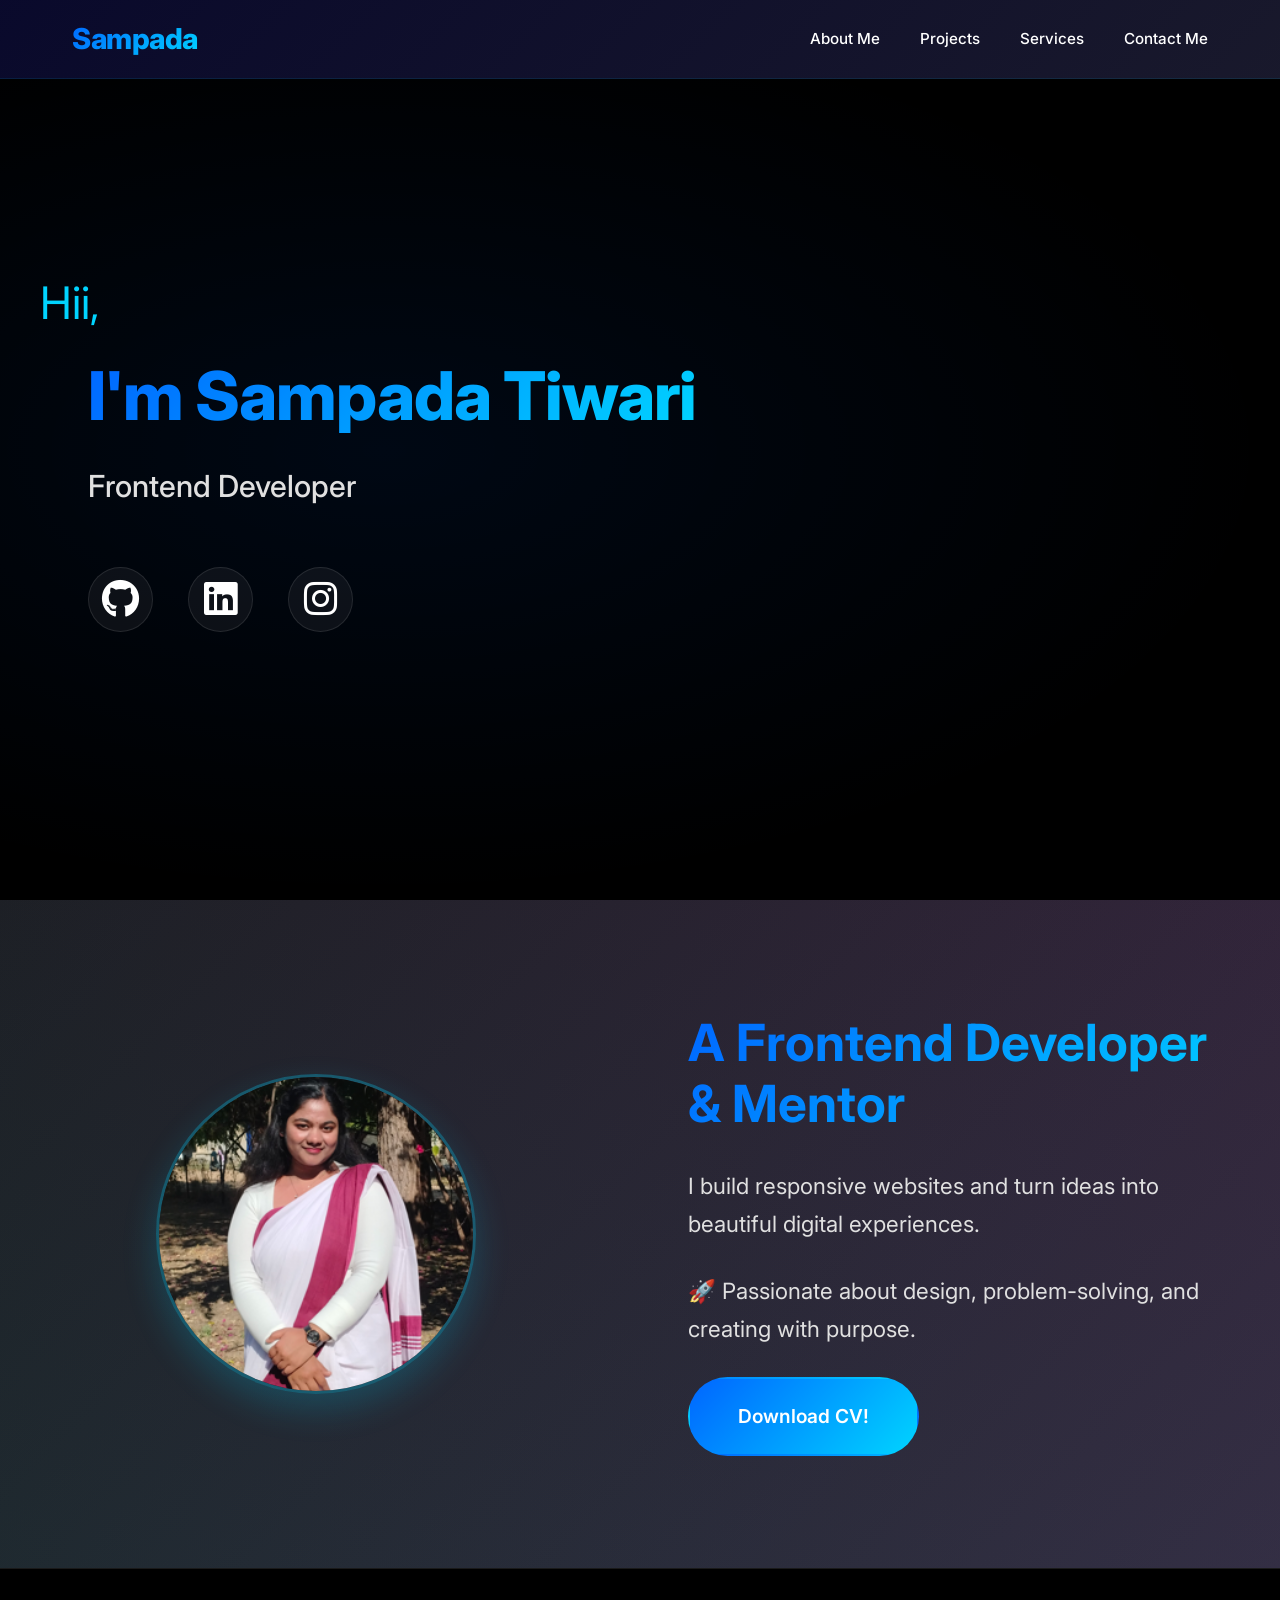
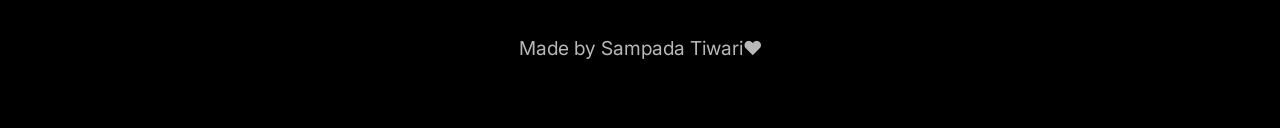
<file: index.html>
<!DOCTYPE html>
<html lang="en">
<head>
    <meta charset="UTF-8">
    <meta name="viewport" content="width=device-width, initial-scale=1.0">
    <title>Sampada Tiwari</title>
    <link href="https://fonts.googleapis.com/css2?family=Inter:wght@300;400;500;600;700;800&display=swap" rel="stylesheet">
    <link rel="stylesheet" href="https://cdnjs.cloudflare.com/ajax/libs/font-awesome/6.4.0/css/all.min.css">
    <style>
        * {
            margin: 0;
            padding: 0;
            box-sizing: border-box;
        }

        :root {
            --primary-black: #000000;
            --deep-gray: #1a1a1a;
            --dark-blue: #0a0a2e;
            --neon-blue: #0066ff;
            --accent-aqua: #00d4ff;
            --magenta: #ff00ff;
            --text-white: #ffffff;
            --text-gray: #b8b8b8;
            --text-light-gray: #e0e0e0;
            --gradient-primary: linear-gradient(135deg, #0066ff, #00d4ff);
            --gradient-secondary: linear-gradient(135deg, #1a1a1a, #2d2d3a);
            --gradient-accent: linear-gradient(135deg, #00d4ff, #ff00ff);
            --gradient-navbar: linear-gradient(135deg, rgba(10, 10, 46, 0.95), rgba(26, 26, 46, 0.95));
        }

        body {
            font-family: 'Inter', sans-serif;
            background-color: var(--primary-black);
            color: var(--text-white);
            line-height: 1.6;
            overflow-x: hidden;
        }

        html {
            scroll-behavior: smooth;
        }

        /* Fixed Navbar */
        .navbar {
            position: fixed;
            top: 0;
            width: 100%;
            background: var(--gradient-navbar);
            backdrop-filter: blur(15px);
            border-bottom: 1px solid rgba(0, 212, 255, 0.1);
            z-index: 1000;
            padding: 1rem 0;
            transition: all 0.3s ease;
        }

        .navbar.scrolled {
            background: linear-gradient(135deg, rgba(10, 10, 46, 0.98), rgba(26, 26, 46, 0.98));
            box-shadow: 0 2px 20px rgba(0, 102, 255, 0.15);
        }

        .nav-container {
            max-width: 1200px;
            margin: 0 auto;
            display: flex;
            justify-content: space-between;
            align-items: center;
            padding: 0 2rem;
        }

        .logo {
            font-size: 1.8rem;
            font-weight: 800;
            background: var(--gradient-primary);
            -webkit-background-clip: text;
            -webkit-text-fill-color: transparent;
            background-clip: text;
            letter-spacing: -0.5px;
        }

        .nav-menu {
            display: flex;
            list-style: none;
            gap: 2.5rem;
        }

        .nav-link {
            color: var(--text-white);
            text-decoration: none;
            font-weight: 500;
            font-size: 0.95rem;
            position: relative;
            transition: all 0.3s ease;
            padding: 0.5rem 0;
        }

        .nav-link:hover {
            color: var(--accent-aqua);
            text-shadow: 0 0 15px rgba(0, 212, 255, 0.6);
        }

        .nav-link::after {
            content: '';
            position: absolute;
            bottom: 0;
            left: 50%;
            width: 0;
            height: 2px;
            background: var(--gradient-primary);
            transition: all 0.3s ease;
            transform: translateX(-50%);
            border-radius: 2px;
        }

        .nav-link:hover::after,
        .nav-link.active::after {
            width: 100%;
        }

        .hamburger {
            display: none;
            flex-direction: column;
            cursor: pointer;
            padding: 0.5rem;
            transition: all 0.3s ease;
        }

        .hamburger span {
            width: 25px;
            height: 3px;
            background: var(--text-white);
            margin: 3px 0;
            transition: all 0.3s ease;
            border-radius: 2px;
        }

        .hamburger.active span:nth-child(1) {
            transform: rotate(-45deg) translate(-5px, 6px);
        }

        .hamburger.active span:nth-child(2) {
            opacity: 0;
        }

        .hamburger.active span:nth-child(3) {
            transform: rotate(45deg) translate(-5px, -6px);
        }

        /* Hero Section */
        .hero {
            min-height: 100vh;
            background: var(--primary-black);
            display: flex;
            align-items: center;
            padding: 0 2rem;
            position: relative;
        }

        .hero::before {
            content: '';
            position: absolute;
            top: 0;
            left: 0;
            right: 0;
            bottom: 0;
            background: radial-gradient(ellipse at 30% 50%, rgba(0, 102, 255, 0.08) 0%, transparent 70%);
            pointer-events: none;
        }

        .hero-content {
            max-width: 1200px;
            margin: 0 auto;
            width: 100%;
            position: relative;
            z-index: 2;
            display: flex;
            flex-direction: column;
            align-items: flex-start;
        }

        .hero-greeting {
            font-size: 2.8rem;
            color: var(--accent-aqua);
            margin-bottom: 1.2rem;
            opacity: 0;
            animation: slideInLeft 1s ease 0.5s forwards;
            font-weight: 400;
            align-self: flex-start;
        }

        .hero-name {
            font-size: 4.2rem;
            font-weight: 800;
            margin-bottom: 1.8rem;
            margin-left: 3rem;
            opacity: 0;
            animation: fadeInUp 1s ease 1s forwards;
            background: var(--gradient-primary);
            -webkit-background-clip: text;
            -webkit-text-fill-color: transparent;
            background-clip: text;
            line-height: 1.1;
            letter-spacing: -1px;
        }

        .hero-tagline {
            font-size: 1.9rem;
            color: var(--text-light-gray);
            margin-bottom: 3.5rem;
            margin-left: 3rem;
            min-height: 2.8rem;
            opacity: 0;
            animation: fadeInUp 1s ease 1.5s forwards;
            font-weight: 500;
            display: flex;
            align-items: center;
        }

        .social-icons {
            display: flex;
            gap: 2.2rem;
            margin-left: 3rem;
            opacity: 0;
            animation: fadeInUp 1s ease 2s forwards;
        }

        .social-icon {
            color: var(--text-white);
            font-size: 2.4rem;
            transition: all 0.3s ease;
            text-decoration: none;
            padding: 1.2rem;
            border-radius: 50%;
            background: rgba(255, 255, 255, 0.05);
            backdrop-filter: blur(10px);
            border: 1px solid rgba(255, 255, 255, 0.1);
            width: 65px;
            height: 65px;
            display: flex;
            align-items: center;
            justify-content: center;
        }

        .social-icon:hover {
            color: var(--accent-aqua);
            transform: translateY(-10px) scale(1.15);
            text-shadow: 0 0 25px var(--accent-aqua);
            background: rgba(0, 212, 255, 0.15);
            border-color: var(--accent-aqua);
            animation: socialBounce 0.6s ease;
        }

        /* About Section */
        .about {
            padding: 7rem 2rem;
            background: var(--gradient-secondary);
            position: relative;
        }

        .about::before {
            content: '';
            position: absolute;
            top: 0;
            left: 0;
            right: 0;
            bottom: 0;
            background: linear-gradient(45deg, rgba(0, 212, 255, 0.05) 0%, rgba(255, 0, 255, 0.05) 100%);
            pointer-events: none;
        }

        .container {
            max-width: 1200px;
            margin: 0 auto;
            position: relative;
            z-index: 2;
        }

        .about-content {
            display: grid;
            grid-template-columns: 1fr 1fr;
            gap: 6rem;
            align-items: center;
        }

        .about-illustration {
            display: flex;
            justify-content: center;
            align-items: center;
        }

        .about-img-circle {
            width: 100%;
            max-width: 320px;
            aspect-ratio: 1/1;
            object-fit: cover;
            border-radius: 50%;
            background-color: transparent;
            box-shadow: 0 15px 35px rgba(0, 212, 255, 0.2);
            animation: float 4s ease-in-out infinite;
            transition: all 0.3s ease;
            border: 3px solid rgba(0, 212, 255, 0.3);
        }

        .about-img-circle:hover {
            transform: scale(1.08);
            box-shadow: 0 20px 45px rgba(0, 212, 255, 0.3);
            border-color: var(--accent-aqua);
        }

        /* Placeholder for when no image is provided */
        .about-placeholder {
            width: 320px;
            height: 320px;
            border-radius: 50%;
            background: var(--gradient-accent);
            display: flex;
            align-items: center;
            justify-content: center;
            font-size: 4.5rem;
            color: var(--text-white);
            animation: float 4s ease-in-out infinite;
            transition: all 0.3s ease;
            box-shadow: 0 15px 35px rgba(0, 212, 255, 0.2);
            border: 3px solid rgba(0, 212, 255, 0.3);
        }

        .about-placeholder:hover {
            transform: scale(1.08);
            box-shadow: 0 20px 45px rgba(0, 212, 255, 0.3);
            border-color: var(--accent-aqua);
        }

        .about-text h2 {
            font-size: 3.2rem;
            margin-bottom: 2rem;
            background: var(--gradient-primary);
            -webkit-background-clip: text;
            -webkit-text-fill-color: transparent;
            background-clip: text;
            font-weight: 700;
            line-height: 1.2;
        }

        .about-text p {
            font-size: 1.4rem;
            color: var(--text-light-gray);
            margin-bottom: 1.8rem;
            line-height: 1.7;
            font-weight: 400;
        }

        .cta-button {
            display: inline-flex;
            align-items: center;
            gap: 0.8rem;
            padding: 1.4rem 3rem;
            background: var(--gradient-primary);
            color: var(--text-white);
            text-decoration: none;
            border-radius: 50px;
            font-weight: 600;
            font-size: 1.2rem;
            transition: all 0.3s ease;
            border: 2px solid transparent;
            position: relative;
            overflow: hidden;
        }

        .cta-button::before {
            content: '';
            position: absolute;
            top: 0;
            left: -100%;
            width: 100%;
            height: 100%;
            background: linear-gradient(90deg, transparent, rgba(255, 255, 255, 0.2), transparent);
            transition: left 0.5s ease;
        }

        .cta-button:hover::before {
            left: 100%;
        }

        .cta-button:hover {
            transform: translateY(-4px) scale(1.05);
            box-shadow: 0 20px 50px rgba(0, 212, 255, 0.4);
            border-color: var(--accent-aqua);
        }

        /* Footer */
        .footer {
            background: var(--primary-black);
            padding: 4rem 2rem;
            text-align: center;
            border-top: 1px solid rgba(255, 255, 255, 0.1);
        }

        .footer p {
            color: var(--text-gray);
            font-size: 1.2rem;
            font-weight: 400;
        }

        .heart {
            color: #ff6b6b;
            animation: heartbeat 1.8s ease-in-out infinite;
            margin: 0 10px;
            font-size: 1.4rem;
            transition: all 0.3s ease;
            cursor: pointer;
        }

        .heart:hover {
            animation: heartGlow 1s ease-in-out;
            text-shadow: 0 0 20px #ff6b6b;
            transform: scale(1.3);
        }

        /* Animations */
        @keyframes slideInLeft {
            from {
                opacity: 0;
                transform: translateX(-60px);
            }
            to {
                opacity: 1;
                transform: translateX(0);
            }
        }

        @keyframes fadeInUp {
            from {
                opacity: 0;
                transform: translateY(50px);
            }
            to {
                opacity: 1;
                transform: translateY(0);
            }
        }

        @keyframes float {
            0%, 100% {
                transform: translateY(0px);
            }
            50% {
                transform: translateY(-20px);
            }
        }

        @keyframes heartbeat {
            0%, 100% {
                transform: scale(1);
            }
            50% {
                transform: scale(1.4);
            }
        }

        @keyframes heartGlow {
            0%, 100% {
                transform: scale(1);
                text-shadow: 0 0 10px #ff6b6b;
            }
            50% {
                transform: scale(1.5);
                text-shadow: 0 0 25px #ff6b6b;
            }
        }

        @keyframes socialBounce {
            0%, 20%, 50%, 80%, 100% {
                transform: translateY(-10px) scale(1.15);
            }
            40% {
                transform: translateY(-15px) scale(1.2);
            }
            60% {
                transform: translateY(-8px) scale(1.12);
            }
        }

        @keyframes taglineSlide {
            0% {
                opacity: 1;
                transform: translateY(0) translateX(0);
            }
            20% {
                opacity: 0;
                transform: translateY(-15px) translateX(-10px);
            }
            80% {
                opacity: 0;
                transform: translateY(15px) translateX(10px);
            }
            100% {
                opacity: 1;
                transform: translateY(0) translateX(0);
            }
        }

        /* Responsive Design */
        @media (max-width: 768px) {
            .hamburger {
                display: flex;
            }

            .nav-menu {
                position: fixed;
                left: -100%;
                top: 80px;
                flex-direction: column;
                background: var(--gradient-navbar);
                backdrop-filter: blur(20px);
                width: 100%;
                text-align: center;
                transition: all 0.3s ease;
                padding: 2rem 0;
                border-top: 1px solid rgba(0, 212, 255, 0.2);
            }

            .nav-menu.active {
                left: 0;
            }

            .nav-menu li {
                margin: 1.8rem 0;
            }

            .hero {
                justify-content: center;
                text-align: center;
                padding: 0 1rem;
            }

            .hero-content {
                align-items: center;
            }

            .hero-greeting {
                align-self: center;
                font-size: 2.2rem;
            }

            .hero-name {
                font-size: 3rem;
                margin-left: 0;
            }

            .hero-tagline {
                font-size: 1.5rem;
                margin-left: 0;
                justify-content: center;
            }

            .social-icons {
                margin-left: 0;
                justify-content: center;
                gap: 1.8rem;
            }

            .about {
                padding: 5rem 1rem;
            }

            .about-content {
                grid-template-columns: 1fr;
                gap: 4rem;
                text-align: center;
            }

            .about-img-circle,
            .about-placeholder {
                max-width: 280px;
                width: 280px;
                height: 280px;
            }

            .about-text h2 {
                font-size: 2.5rem;
            }

            .about-text p {
                font-size: 1.2rem;
            }

            .social-icon {
                font-size: 2rem;
                width: 55px;
                height: 55px;
            }
        }

        @media (max-width: 480px) {
            .nav-container {
                padding: 0 1rem;
            }

            .hero-name {
                font-size: 2.4rem;
            }

            .hero-greeting {
                font-size: 1.8rem;
            }

            .hero-tagline {
                font-size: 1.3rem;
            }

            .about-img-circle,
            .about-placeholder {
                max-width: 220px;
                width: 220px;
                height: 220px;
            }

            .about-text h2 {
                font-size: 2rem;
            }

            .cta-button {
                padding: 1.2rem 2.5rem;
                font-size: 1.1rem;
            }

            .social-icon {
                width: 50px;
                height: 50px;
                font-size: 1.8rem;
            }

            .social-icons {
                gap: 1.5rem;
            }
        }

        /* Scroll reveal animations */
        .fade-in {
            opacity: 0;
            transform: translateY(40px);
            transition: all 1s ease;
        }

        .fade-in.visible {
            opacity: 1;
            transform: translateY(0);
        }
    </style>
</head>
<body>
    <!-- Fixed Navbar -->
    <nav class="navbar" id="navbar">
        <div class="nav-container">
            <div class="logo">Sampada</div>
            <ul class="nav-menu" id="nav-menu">
                <li><a href="about.html" class="nav-link">About Me</a></li>
                <li><a href="project.html" class="nav-link">Projects</a></li>
                <li><a href="services.html" class="nav-link">Services</a></li>
                <li><a href="contactme.html" class="nav-link">Contact Me</a></li>
            </ul>
            <div class="hamburger" id="hamburger">
                <span></span>
                <span></span>
                <span></span>
            </div>
        </div>
    </nav>

    <!-- Hero Section -->
    <section class="hero" id="home">
        <div class="hero-content">
            <div class="hero-greeting">Hii,</div>
            <h1 class="hero-name">I'm Sampada Tiwari</h1>
            <div class="hero-tagline" id="tagline">Frontend Developer</div>
            <div class="social-icons">
                <a href="https://github.com/Sampadatiwari30" target="_blank" class="social-icon" aria-label="GitHub">
                    <i class="fab fa-github"></i>
                </a>
                <a href="https://www.linkedin.com/in/sampada-tiwari-217123257" target="_blank" class="social-icon" aria-label="LinkedIn">
                    <i class="fab fa-linkedin"></i>
                </a>
                <a href="https://www.instagram.com/sampadatiwari29?igsh=MXF5ZDVzMWwyemIyag==" target="_blank" class="social-icon" aria-label="Instagram">
                    <i class="fab fa-instagram"></i>
                </a>
            </div>
        </div>
    </section>

    <!-- About Me Section -->
 <!-- About Me Section -->
<section class="about fade-in" id="about">
  <div class="container">
    <div class="about-content">
      
      <!-- Image Column -->
      <div class="about-illustration">
        <img src="sampada.png" alt="Sampada Tiwari" class="about-img-circle"/>
      </div>
      
      <!-- Text Column -->
      <div class="about-text">
        <h2>A Frontend Developer & Mentor</h2>
        <p>I build responsive websites and turn ideas into beautiful digital experiences.</p>
        <p>🚀 Passionate about design, problem-solving, and creating with purpose.</p>
        <a href="Sampada_resume_2025.pdf" class="cta-button">
          Download CV!
        </a>
      </div>

    </div>
  </div>
</section>


    <!-- Footer -->
    <footer class="footer">
        <p>Made by Sampada Tiwari❤️</p>
    </footer>

    <script>
        // Smooth tagline animation with slide effect
        const taglines = [
            "Frontend Developer",
            "Mentor", 
            "🚀 Innovation Enthusiast"
        ];
        
        let currentTagline = 0;
        const taglineElement = document.getElementById('tagline');
        
        function rotateTagline() {
            // Apply smooth slide animation
            taglineElement.style.animation = 'taglineSlide 0.8s ease-in-out';
            
            setTimeout(() => {
                currentTagline = (currentTagline + 1) % taglines.length;
                taglineElement.textContent = taglines[currentTagline];
            }, 100); // Change text during animation
            
            // Reset animation after completion
            setTimeout(() => {
                taglineElement.style.animation = '';
            }, 20);
        }
        
        // Start tagline rotation after initial animations complete
        setTimeout(() => {
            setInterval(rotateTagline, 3000); // Change every 3 seconds for smooth reading
        }, 3000);

        // Mobile hamburger menu toggle with smooth animation
        const hamburger = document.getElementById('hamburger');
        const navMenu = document.getElementById('nav-menu');
        
        hamburger.addEventListener('click', () => {
            hamburger.classList.toggle('active');
            navMenu.classList.toggle('active');
        });

        // Close mobile menu when clicking on a link
        document.querySelectorAll('.nav-link').forEach(link => {
            link.addEventListener('click', () => {
                hamburger.classList.remove('active');
                navMenu.classList.remove('active');
            });
        });

        // Smooth scrolling for navigation links
        document.querySelectorAll('a[href^="#"]').forEach(anchor => {
            anchor.addEventListener('click', function (e) {
                e.preventDefault();
                const target = document.querySelector(this.getAttribute('href'));
                if (target) {
                    const offsetTop = target.offsetTop - 80; // Account for fixed navbar
                    window.scrollTo({
                        top: offsetTop,
                        behavior: 'smooth'
                    });
                }
            });
        });

        // Active navigation highlighting and navbar effects on scroll
        window.addEventListener('scroll', () => {
            const sections = document.querySelectorAll('section');
            const navLinks = document.querySelectorAll('.nav-link');
            const navbar = document.getElementById('navbar');
            
            // Add scrolled class to navbar for enhanced styling
            if (window.scrollY > 100) {
                navbar.classList.add('scrolled');
            } else {
                navbar.classList.remove('scrolled');
            }
            
            // Highlight active section in navigation
            let current = '';
            sections.forEach(section => {
                const sectionTop = section.offsetTop - 150;
                const sectionHeight = section.clientHeight;
                if (scrollY >= sectionTop && scrollY < sectionTop + sectionHeight) {
                    current = section.getAttribute('id');
                }
            });

            navLinks.forEach(link => {
                link.classList.remove('active');
                if (link.getAttribute('href').slice(1) === current) {
                    link.classList.add('active');
                }
            });
        });

        // Scroll reveal animations with Intersection Observer
        const observerOptions = {
            threshold: 0.1,
            rootMargin: '0px 0px -50px 0px'
        };

        const observer = new IntersectionObserver((entries) => {
            entries.forEach(entry => {
                if (entry.isIntersecting) {
                    entry.target.classList.add('visible');
                }
            });
        }, observerOptions);

        // Observe all fade-in elements
        document.querySelectorAll('.fade-in').forEach(el => {
            observer.observe(el);
        });

        // Enhanced heart hover effect with smooth transitions
        const heart = document.querySelector('.heart');
        if (heart) {
            heart.addEventListener('mouseenter', () => {
                heart.style.animation = 'heartGlow 1s ease-in-out';
            });
            
            heart.addEventListener('animationend', (e) => {
                if (e.animationName === 'heartGlow') {
                    heart.style.animation = 'heartbeat 1.8s ease-in-out infinite';
                }
            });
        }

        // Subtle parallax effect for hero section
        window.addEventListener('scroll', () => {
            const scrolled = window.pageYOffset;
            const hero = document.querySelector('.hero');
            if (hero && scrolled < window.innerHeight) {
                hero.style.transform = `translateY(${scrolled * 0.2}px)`;
            }
        });

        // Keyboard navigation support for accessibility
        document.addEventListener('keydown', (e) => {
            if (e.key === 'Escape' && navMenu.classList.contains('active')) {
                hamburger.classList.remove('active');
                navMenu.classList.remove('active');
            }
        });

        // Smooth page load with fade-in effect
        window.addEventListener('load', () => {
            document.body.style.opacity = '1';
            
            // Add subtle entrance animation to social icons
            const socialIcons = document.querySelectorAll('.social-icon');
            socialIcons.forEach((icon, index) => {
                setTimeout(() => {
                    icon.style.transform = 'translateY(0) scale(1)';
                }, 2200 + (index * 100));
            });
        });

        // Initialize page with smooth entrance
        document.body.style.opacity = '0';
        document.body.style.transition = 'opacity 0.5s ease-in-out';

        // Close mobile menu when clicking outside
        document.addEventListener('click', (e) => {
            if (!hamburger.contains(e.target) && !navMenu.contains(e.target)) {
                hamburger.classList.remove('active');
                navMenu.classList.remove('active');
            }
        });
    </script>
</body>
</html>
</file>
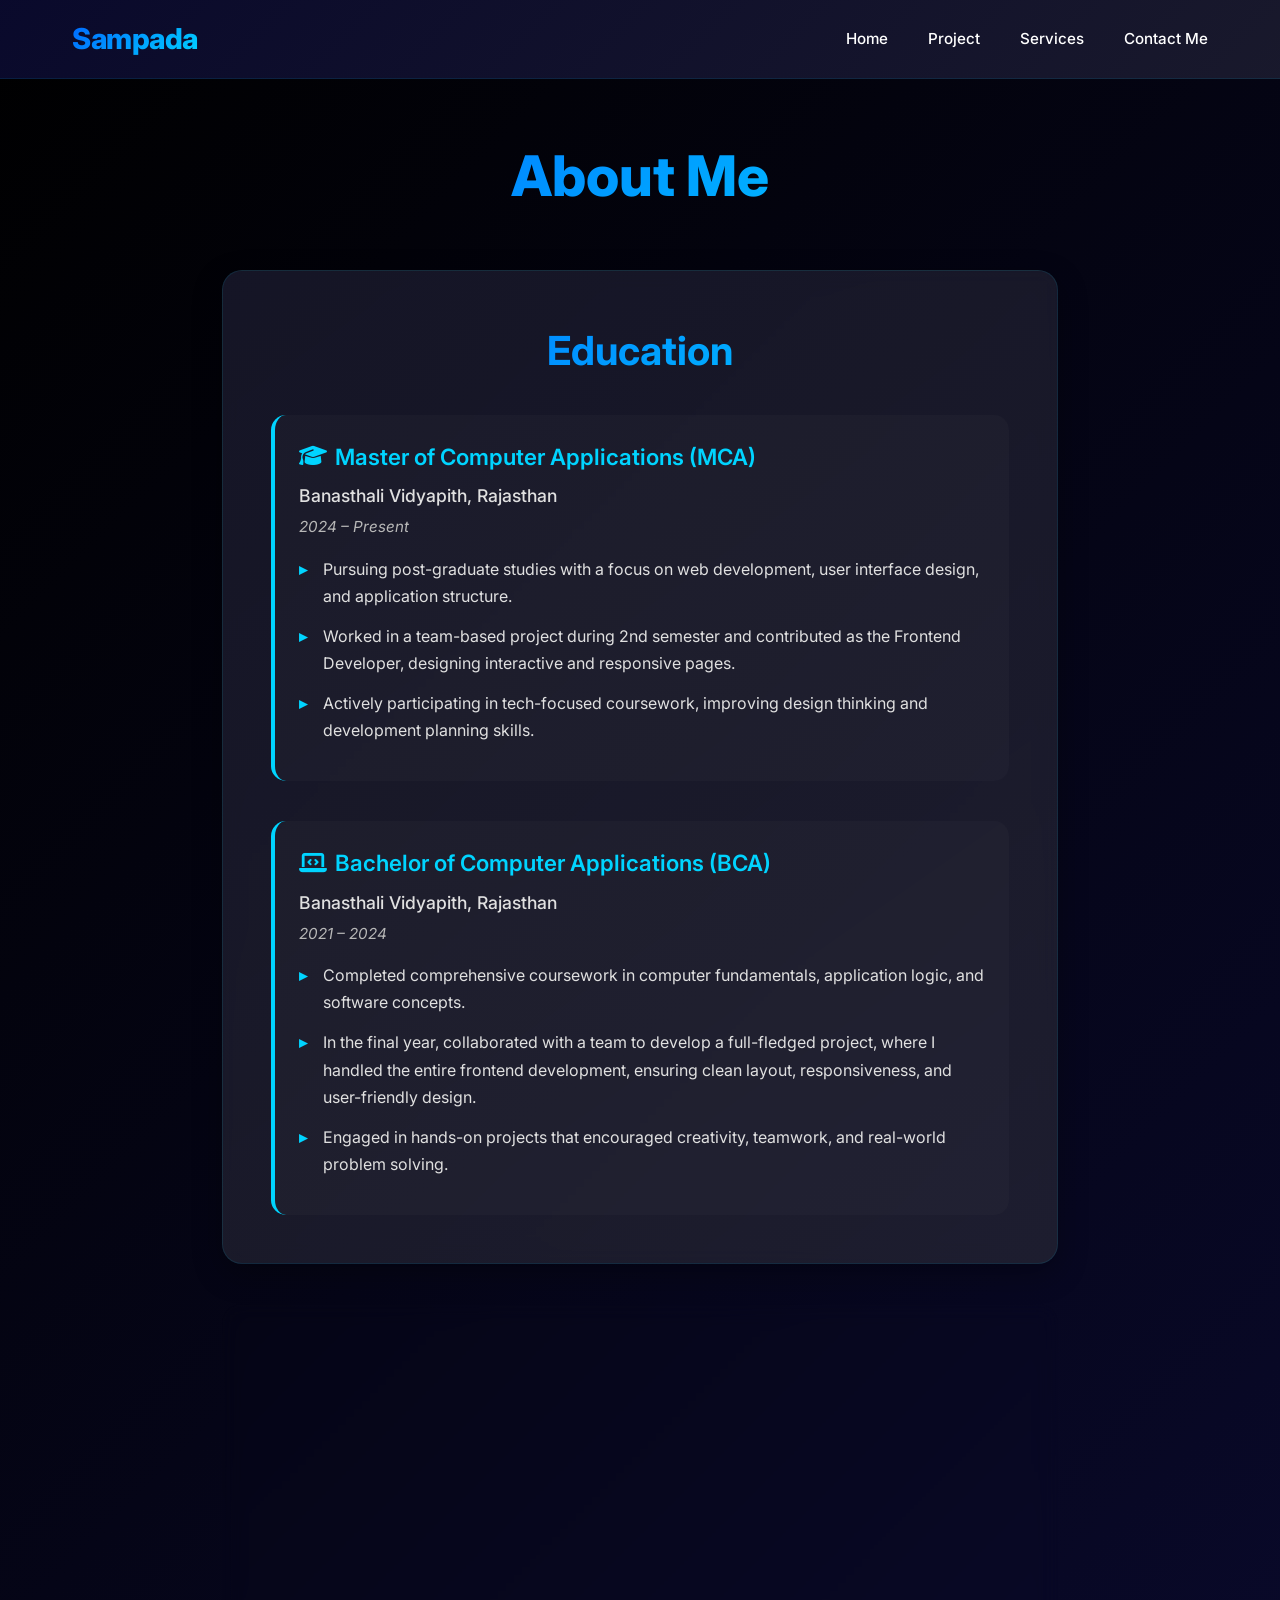
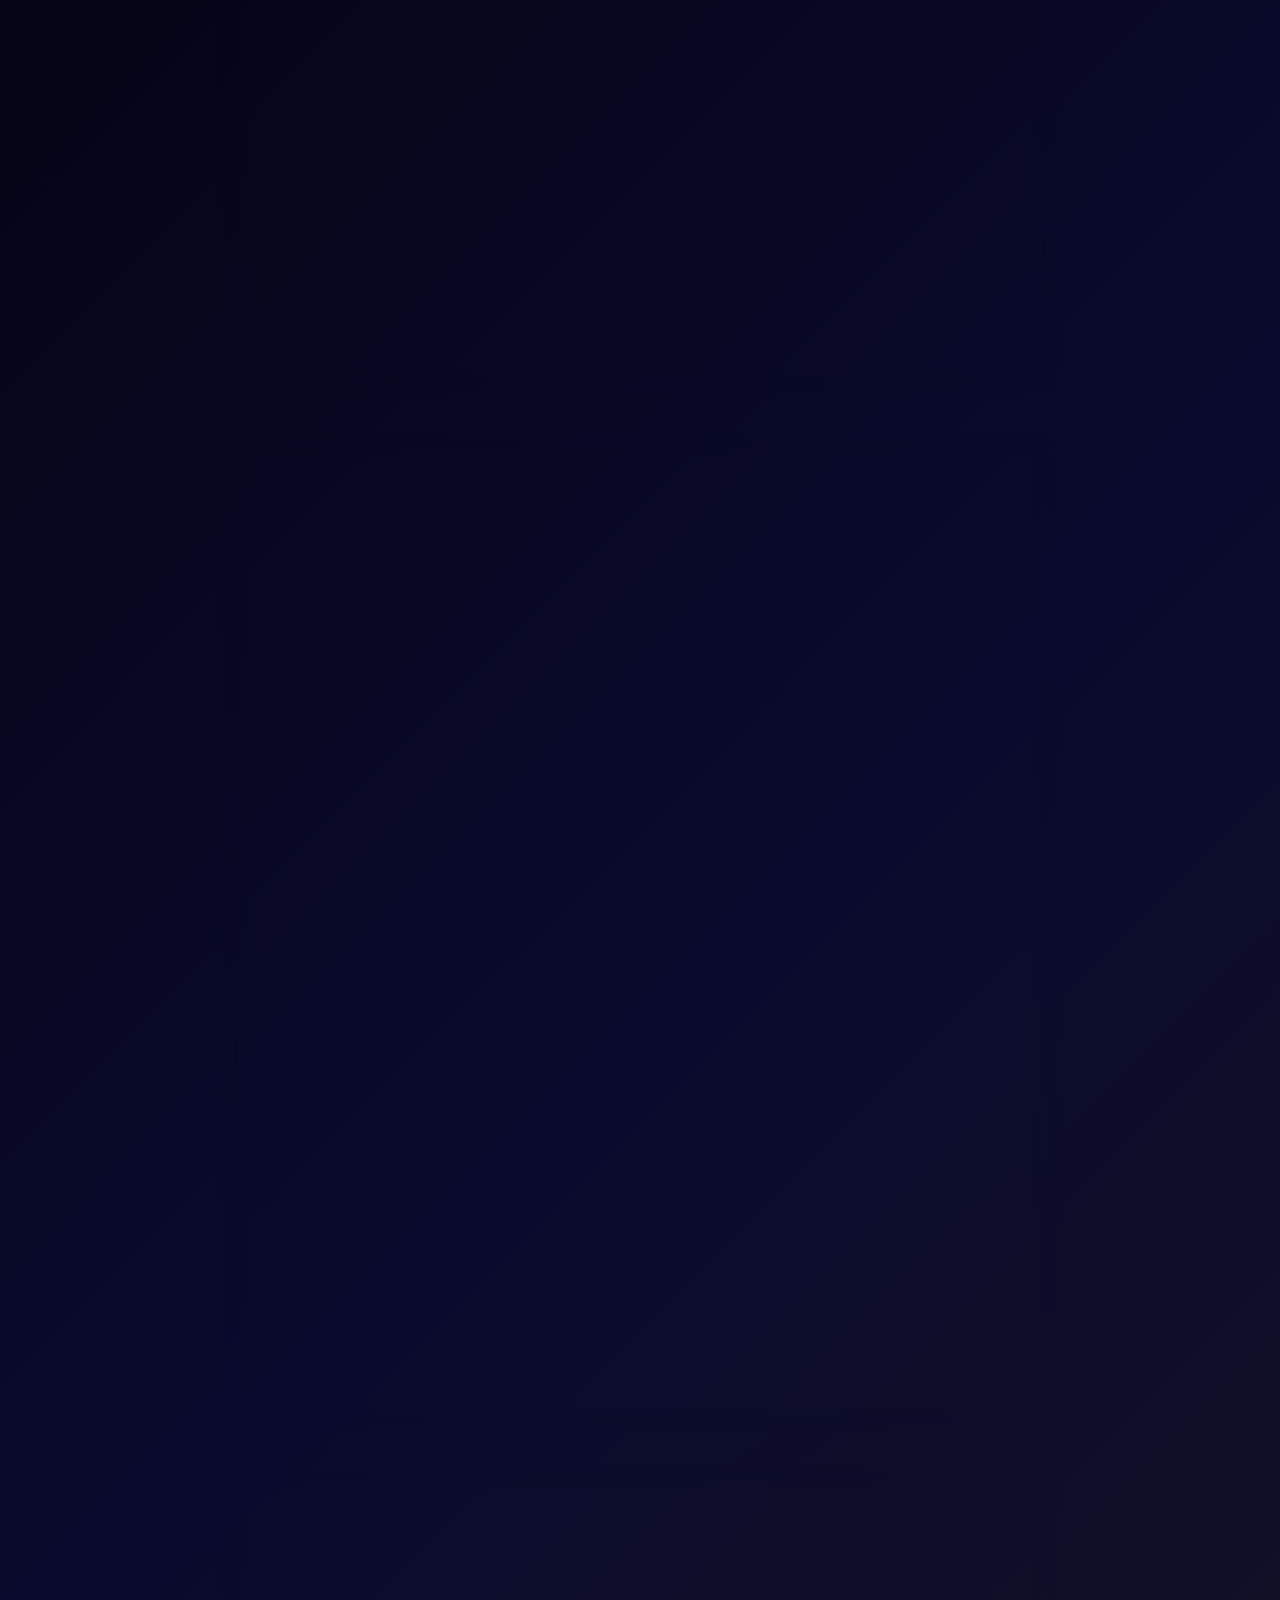
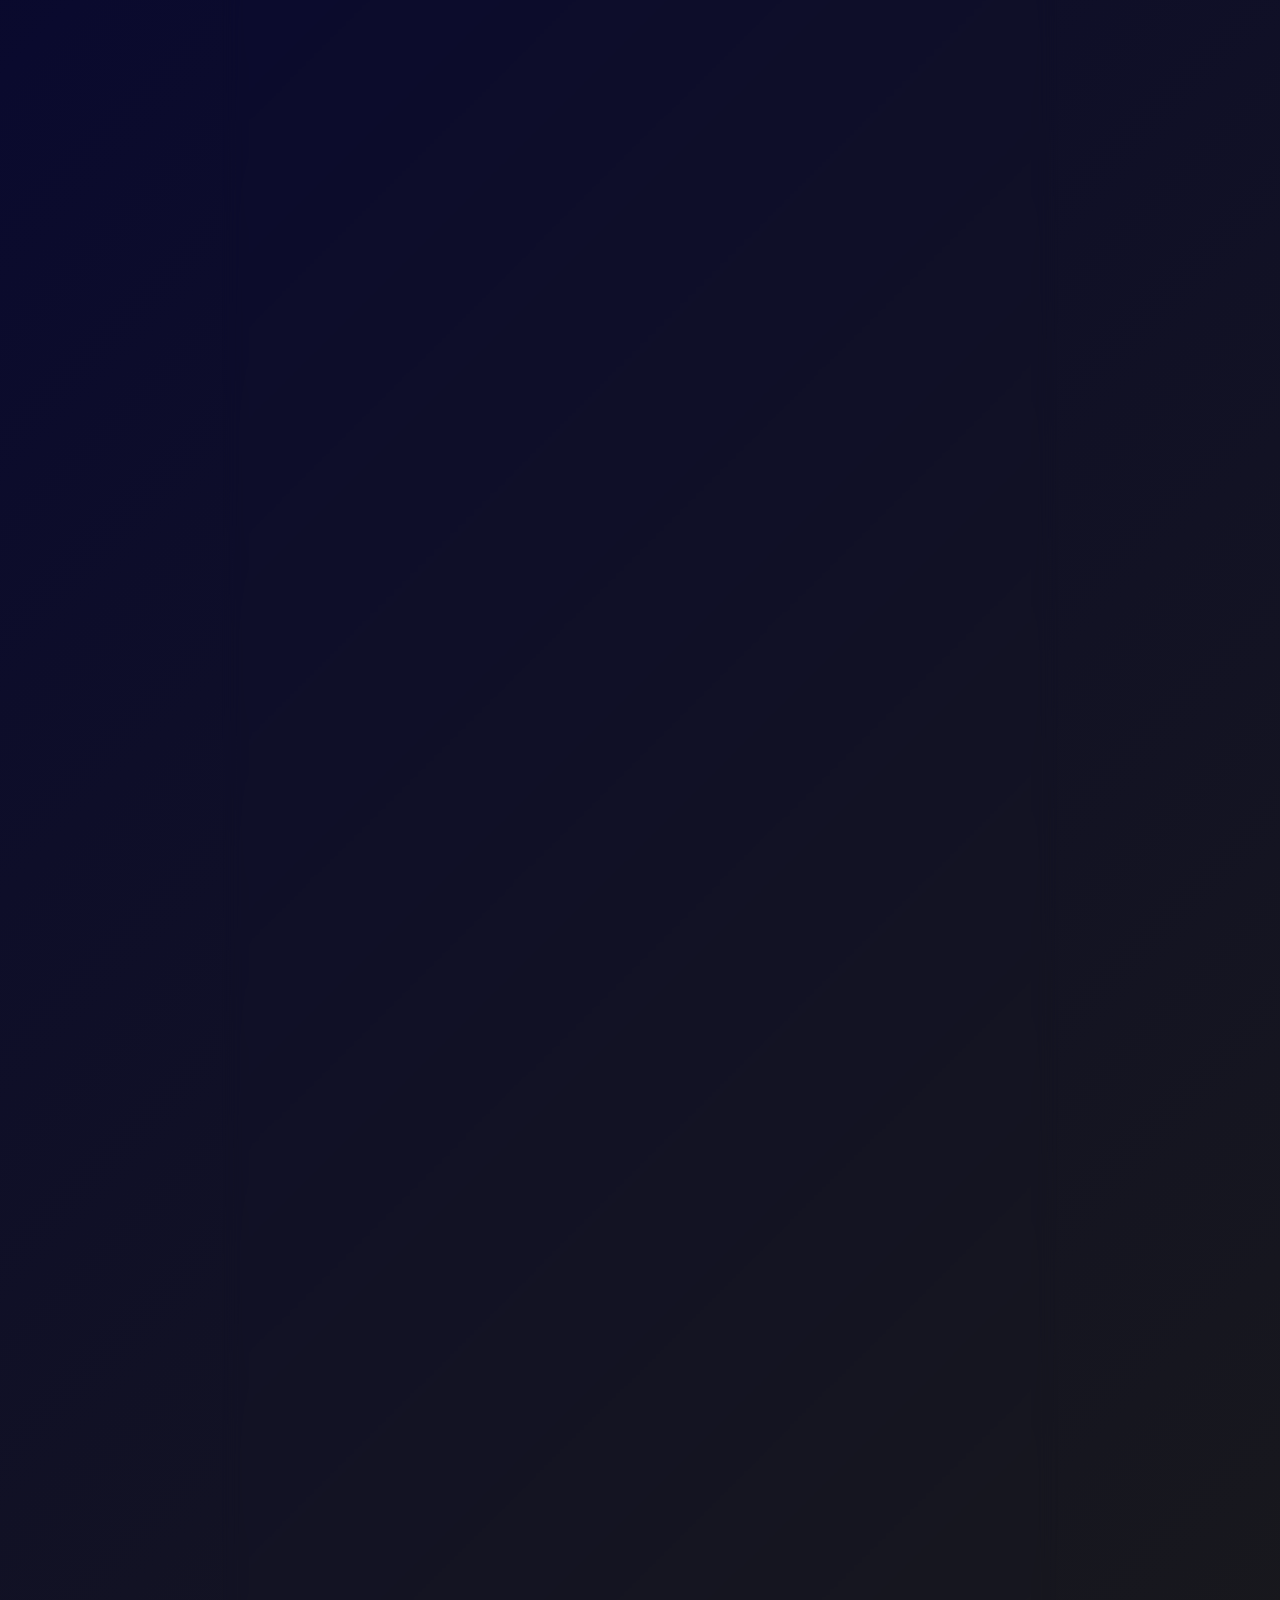
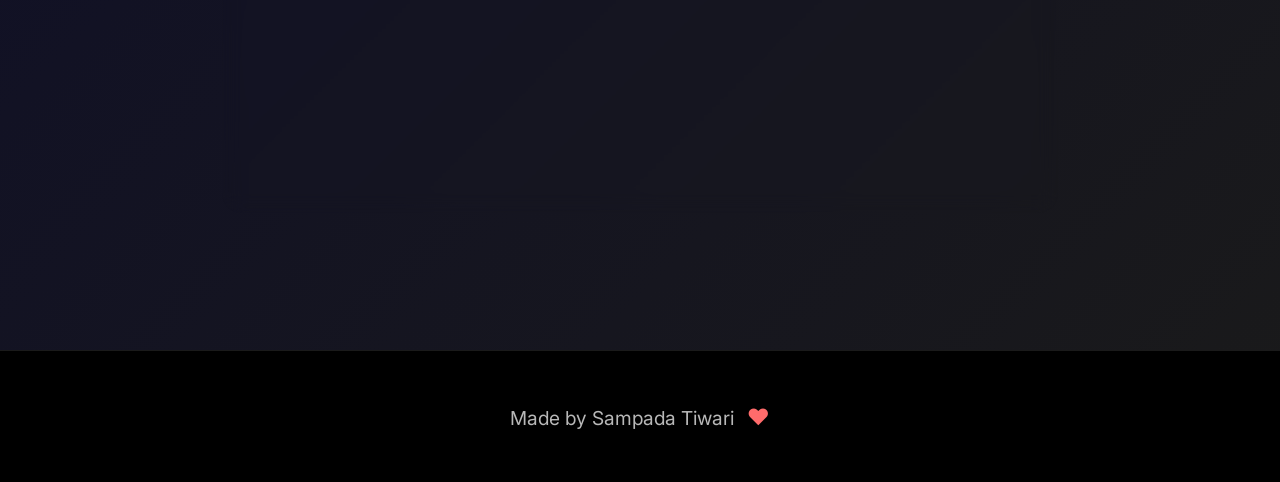
<file: about.html>
<!DOCTYPE html>
<html lang="en">
<head>
    <meta charset="UTF-8">
    <meta name="viewport" content="width=device-width, initial-scale=1.0">
    <title>About</title>
    <link href="https://fonts.googleapis.com/css2?family=Inter:wght@300;400;500;600;700;800&display=swap" rel="stylesheet">
    <link rel="stylesheet" href="https://cdnjs.cloudflare.com/ajax/libs/font-awesome/6.4.0/css/all.min.css">
    <style>
        * {
            margin: 0;
            padding: 0;
            box-sizing: border-box;
        }

        :root {
            --primary-black: #000000;
            --deep-gray: #1a1a1a;
            --dark-blue: #0a0a2e;
            --neon-blue: #0066ff;
            --accent-aqua: #00d4ff;
            --magenta: #ff00ff;
            --text-white: #ffffff;
            --text-gray: #b8b8b8;
            --text-light-gray: #e0e0e0;
            --gradient-primary: linear-gradient(135deg, #0066ff, #00d4ff);
            --gradient-secondary: linear-gradient(135deg, #1a1a1a, #2d2d3a);
            --gradient-accent: linear-gradient(135deg, #00d4ff, #ff00ff);
            --gradient-navbar: linear-gradient(135deg, rgba(10, 10, 46, 0.95), rgba(26, 26, 46, 0.95));
            --card-gradient: linear-gradient(145deg, rgba(26, 26, 46, 0.8), rgba(45, 45, 58, 0.6));
        }

        body {
            font-family: 'Inter', sans-serif;
            background: linear-gradient(135deg, #000000 0%, #0a0a2e 50%, #1a1a1a 100%);
            color: var(--text-white);
            line-height: 1.6;
            overflow-x: hidden;
            min-height: 100vh;
        }

        html {
            scroll-behavior: smooth;
        }

        /* Fixed Navbar */
        .navbar {
            position: fixed;
            top: 0;
            width: 100%;
            background: var(--gradient-navbar);
            backdrop-filter: blur(15px);
            border-bottom: 1px solid rgba(0, 212, 255, 0.1);
            z-index: 1000;
            padding: 1rem 0;
            transition: all 0.3s ease;
        }

        .navbar.scrolled {
            background: linear-gradient(135deg, rgba(10, 10, 46, 0.98), rgba(26, 26, 46, 0.98));
            box-shadow: 0 2px 20px rgba(0, 102, 255, 0.15);
        }

        .nav-container {
            max-width: 1200px;
            margin: 0 auto;
            display: flex;
            justify-content: space-between;
            align-items: center;
            padding: 0 2rem;
        }

        .logo {
            font-size: 1.8rem;
            font-weight: 800;
            background: var(--gradient-primary);
            -webkit-background-clip: text;
            -webkit-text-fill-color: transparent;
            background-clip: text;
            letter-spacing: -0.5px;
        }

        .nav-menu {
            display: flex;
            list-style: none;
            gap: 2.5rem;
        }

        .nav-link {
            color: var(--text-white);
            text-decoration: none;
            font-weight: 500;
            font-size: 0.95rem;
            position: relative;
            transition: all 0.3s ease;
            padding: 0.5rem 0;
        }

        .nav-link:hover {
            color: var(--accent-aqua);
            text-shadow: 0 0 15px rgba(0, 212, 255, 0.6);
        }

        .nav-link::after {
            content: '';
            position: absolute;
            bottom: 0;
            left: 50%;
            width: 0;
            height: 2px;
            background: var(--gradient-primary);
            transition: all 0.3s ease;
            transform: translateX(-50%);
            border-radius: 2px;
        }

        .nav-link:hover::after,
        .nav-link.active::after {
            width: 100%;
        }

        .hamburger {
            display: none;
            flex-direction: column;
            cursor: pointer;
            padding: 0.5rem;
        }

        .hamburger span {
            width: 25px;
            height: 3px;
            background: var(--text-white);
            margin: 3px 0;
            transition: all 0.3s ease;
            border-radius: 2px;
        }

        .hamburger.active span:nth-child(1) {
            transform: rotate(-45deg) translate(-5px, 6px);
        }

        .hamburger.active span:nth-child(2) {
            opacity: 0;
        }

        .hamburger.active span:nth-child(3) {
            transform: rotate(45deg) translate(-5px, -6px);
        }

        /* Main Content */
        .main-content {
            padding-top: 100px;
            min-height: 100vh;
        }

        .container {
            max-width: 900px;
            margin: 0 auto;
            padding: 2rem;
        }

        .page-title {
            text-align: center;
            font-size: 3.5rem;
            font-weight: 800;
            margin-bottom: 3rem;
            background: var(--gradient-primary);
            -webkit-background-clip: text;
            -webkit-text-fill-color: transparent;
            background-clip: text;
            opacity: 0;
            animation: fadeInUp 1s ease 0.3s forwards;
        }

        /* Card Styles */
        .about-card {
            background: var(--card-gradient);
            backdrop-filter: blur(10px);
            border: 1px solid rgba(0, 212, 255, 0.1);
            border-radius: 20px;
            padding: 3rem;
            margin-bottom: 2.5rem;
            box-shadow: 0 10px 30px rgba(0, 0, 0, 0.3);
            transition: all 0.3s ease;
            opacity: 0;
            transform: translateY(30px);
        }

        .about-card:hover {
            transform: translateY(-5px);
            box-shadow: 0 20px 40px rgba(0, 212, 255, 0.1);
            border-color: rgba(0, 212, 255, 0.3);
        }

        .about-card.visible {
            opacity: 1;
            transform: translateY(0);
        }

        .card-title {
            font-size: 2.5rem;
            font-weight: 700;
            margin-bottom: 2rem;
            background: var(--gradient-primary);
            -webkit-background-clip: text;
            -webkit-text-fill-color: transparent;
            background-clip: text;
            text-align: center;
        }

        .education-item,
        .achievement-item,
        .extracurricular-item {
            margin-bottom: 2.5rem;
            padding: 1.5rem;
            background: rgba(255, 255, 255, 0.02);
            border-radius: 15px;
            border-left: 4px solid var(--accent-aqua);
        }

        .education-item:last-child,
        .achievement-item:last-child,
        .extracurricular-item:last-child {
            margin-bottom: 0;
        }

        .item-title {
            font-size: 1.4rem;
            font-weight: 600;
            color: var(--accent-aqua);
            margin-bottom: 0.5rem;
            display: flex;
            align-items: center;
            gap: 0.5rem;
        }

        .item-subtitle {
            font-size: 1.1rem;
            color: var(--text-light-gray);
            margin-bottom: 0.3rem;
            font-weight: 500;
        }

        .item-duration {
            font-size: 0.95rem;
            color: var(--text-gray);
            margin-bottom: 1rem;
            font-style: italic;
        }

        .item-description {
            color: var(--text-light-gray);
            line-height: 1.7;
            font-size: 1rem;
        }

        .item-description ul {
            list-style: none;
            padding-left: 0;
        }

        .item-description li {
            margin-bottom: 0.8rem;
            padding-left: 1.5rem;
            position: relative;
        }

        .item-description li::before {
            content: '▸';
            position: absolute;
            left: 0;
            color: var(--accent-aqua);
            font-weight: bold;
        }

        /* Skills Card */
        .skills-grid {
            display: grid;
            grid-template-columns: repeat(auto-fit, minmax(250px, 1fr));
            gap: 1.5rem;
            margin-top: 1rem;
        }

        .skill-item {
            background: rgba(0, 212, 255, 0.1);
            padding: 1.2rem;
            border-radius: 12px;
            text-align: center;
            border: 1px solid rgba(0, 212, 255, 0.2);
            transition: all 0.3s ease;
        }

        .skill-item:hover {
            background: rgba(0, 212, 255, 0.15);
            transform: translateY(-3px);
            box-shadow: 0 5px 15px rgba(0, 212, 255, 0.2);
        }

        .skill-item i {
            font-size: 2rem;
            color: var(--accent-aqua);
            margin-bottom: 0.5rem;
        }

        .skill-name {
            font-weight: 600;
            color: var(--text-white);
        }

        /* Footer */
        .footer {
            background: var(--primary-black);
            padding: 3rem 2rem;
            text-align: center;
            border-top: 1px solid rgba(255, 255, 255, 0.1);
            margin-top: 4rem;
        }

        .footer p {
            color: var(--text-gray);
            font-size: 1.2rem;
            font-weight: 400;
        }

        .heart {
            color: #ff6b6b;
            animation: heartbeat 1.8s ease-in-out infinite;
            margin-left: 8px;
            font-size: 1.4rem;
        }

        /* Animations */
        @keyframes fadeInUp {
            from {
                opacity: 0;
                transform: translateY(30px);
            }
            to {
                opacity: 1;
                transform: translateY(0);
            }
        }

        @keyframes heartbeat {
            0%, 100% {
                transform: scale(1);
            }
            50% {
                transform: scale(1.2);
            }
        }

        /* Responsive Design */
        @media (max-width: 768px) {
            .hamburger {
                display: flex;
            }

            .nav-menu {
                position: fixed;
                left: -100%;
                top: 80px;
                flex-direction: column;
                background: var(--gradient-navbar);
                backdrop-filter: blur(20px);
                width: 100%;
                text-align: center;
                transition: all 0.3s ease;
                padding: 2rem 0;
                border-top: 1px solid rgba(0, 212, 255, 0.2);
            }

            .nav-menu.active {
                left: 0;
            }

            .nav-menu li {
                margin: 1.5rem 0;
            }

            .container {
                padding: 1rem;
            }

            .page-title {
                font-size: 2.5rem;
                margin-bottom: 2rem;
            }

            .about-card {
                padding: 2rem;
                margin-bottom: 2rem;
            }

            .card-title {
                font-size: 2rem;
            }

            .item-title {
                font-size: 1.2rem;
            }

            .skills-grid {
                grid-template-columns: repeat(auto-fit, minmax(200px, 1fr));
                gap: 1rem;
            }
        }

        @media (max-width: 480px) {
            .nav-container {
                padding: 0 1rem;
            }

            .page-title {
                font-size: 2rem;
            }

            .about-card {
                padding: 1.5rem;
            }

            .card-title {
                font-size: 1.8rem;
            }

            .education-item,
            .achievement-item,
            .extracurricular-item {
                padding: 1rem;
            }

            .skills-grid {
                grid-template-columns: 1fr;
            }
        }
    </style>
</head>
<body>
    <!-- Fixed Navbar -->
    <nav class="navbar" id="navbar">
        <div class="nav-container">
            <div class="logo">Sampada</div>
            <ul class="nav-menu" id="nav-menu">
                <li><a href="index.html" class="nav-link">Home</a></li>
                <li><a href="project.html" class="nav-link">Project</a></li>
                <li><a href="services.html" class="nav-link">Services</a></li>
                <li><a href="contactme.html" class="nav-link">Contact Me</a></li>
            </ul>
            <div class="hamburger" id="hamburger">
                <span></span>
                <span></span>
                <span></span>
            </div>
        </div>
    </nav>

    <!-- Main Content -->
    <main class="main-content">
        <div class="container">
            <h1 class="page-title">About Me</h1>

            <!-- Education Card -->
            <div class="about-card" id="education">
                <h2 class="card-title">Education</h2>
                
                <div class="education-item">
                    <div class="item-title">
                        <i class="fas fa-graduation-cap"></i>
                        Master of Computer Applications (MCA)
                    </div>
                    <div class="item-subtitle">Banasthali Vidyapith, Rajasthan</div>
                    <div class="item-duration">2024 – Present</div>
                    <div class="item-description">
                        <ul>
                            <li>Pursuing post-graduate studies with a focus on web development, user interface design, and application structure.</li>
                            <li>Worked in a team-based project during 2nd semester and contributed as the Frontend Developer, designing interactive and responsive pages.</li>
                            <li>Actively participating in tech-focused coursework, improving design thinking and development planning skills.</li>
                        </ul>
                    </div>
                </div>

                <div class="education-item">
                    <div class="item-title">
                        <i class="fas fa-laptop-code"></i>
                        Bachelor of Computer Applications (BCA)
                    </div>
                    <div class="item-subtitle">Banasthali Vidyapith, Rajasthan</div>
                    <div class="item-duration">2021 – 2024</div>
                    <div class="item-description">
                        <ul>
                            <li>Completed comprehensive coursework in computer fundamentals, application logic, and software concepts.</li>
                            <li>In the final year, collaborated with a team to develop a full-fledged project, where I handled the entire frontend development, ensuring clean layout, responsiveness, and user-friendly design.</li>
                            <li>Engaged in hands-on projects that encouraged creativity, teamwork, and real-world problem solving.</li>
                        </ul>
                    </div>
                </div>
            </div>

            <!-- Skills Card -->
            <div class="about-card" id="skills">
                <h2 class="card-title">Skills</h2>
                <div class="skills-grid">
                    <div class="skill-item">
                        <i class="fab fa-html5"></i>
                        <div class="skill-name">HTML5</div>
                    </div>
                    <div class="skill-item">
                        <i class="fab fa-css3-alt"></i>
                        <div class="skill-name">CSS3</div>
                    </div>
                    <div class="skill-item">
                        <i class="fab fa-js-square"></i>
                        <div class="skill-name">JavaScript</div>
                    </div>
                    <div class="skill-item">
                        <i class="fab fa-bootstrap"></i>
                        <div class="skill-name">Bootstrap</div>
                    </div>
                    <div class="skill-item">
                        <i class="fas fa-code"></i>
                        <div class="skill-name">C with DSA</div>
                    </div>
                    <div class="skill-item">
                        <i class="fas fa-cogs"></i>
                        <div class="skill-name">Software Engineering</div>
                    </div>
                    <div class="skill-item">
                        <i class="fas fa-palette"></i>
                        <div class="skill-name">Multimedia & Web Design</div>
                    </div>
                    <div class="skill-item">
                        <i class="fas fa-calculator"></i>
                        <div class="skill-name">Accounting & Financial Management</div>
                    </div>
                </div>
            </div>

            <!-- Extra Curricular Card -->
            <div class="about-card" id="extracurricular">
                <h2 class="card-title">Extra Curricular</h2>
                
                <div class="extracurricular-item">
                    <div class="item-title">
                        <i class="fas fa-certificate"></i>
                        Certificate Course in French
                    </div>
                    <div class="item-subtitle">Banasthali Vidyapith, Rajasthan</div>
                    <div class="item-duration">2022 – 2023</div>
                    <div class="item-description">
                        <ul>
                            <li>Developed a foundational understanding of the French language, including pronunciation, everyday vocabulary, and sentence structure used in common conversations.</li>
                            <li>Learned to express personal and basic information by using salutations, describing oneself and others, and talking about countries and nationalities in French.</li>
                            <li>Gained clarity on essential grammar concepts such as the use of articles, different verb tenses, and imperative sentence formation to build accurate and simple sentences.</li>
                        </ul>
                    </div>
                </div>

                <div class="extracurricular-item">
                    <div class="item-title">
                        <i class="fas fa-scroll"></i>
                        Diploma in French
                    </div>
                    <div class="item-subtitle">Banasthali Vidyapith, Rajasthan</div>
                    <div class="item-duration">2024 – 2025</div>
                    <div class="item-description">
                        <ul>
                            <li>Advancing communication skills through interactive speaking exercises, role plays, and structured dialogues aimed at achieving fluency in day-to-day French communication.</li>
                            <li>Practicing formal writing techniques, including paragraph construction, essay writing, and summarizing information in French with clarity and coherence.</li>
                            <li>Building confidence in communicative French, focusing on clarity, cultural context, and linguistic accuracy to enhance both personal and professional language proficiency.</li>
                        </ul>
                    </div>
                </div>
            </div>

            <!-- Achievements Card -->
            <div class="about-card" id="achievements">
                <h2 class="card-title">Achievements</h2>
                
                <div class="achievement-item">
                    <div class="item-title">
                        <i class="fas fa-trophy"></i>
                        Winner – Hack Celestia 2023
                    </div>
                    <div class="item-description">
                        <ul>
                            <li>Secured 1st position in Hack Celestia 2023, a competitive national-level hackathon.</li>
                            <li>Developed an innovative tech solution within a collaborative team environment.</li>
                            <li>Appreciated for creative thinking, UI development, and problem-solving skills.</li>
                        </ul>
                    </div>
                </div>

                <div class="achievement-item">
                    <div class="item-title">
                        <i class="fas fa-globe"></i>
                        Participant – Le Grand Concours 2024
                    </div>
                    <div class="item-description">
                        <ul>
                            <li>Participated in an international French competition organized by Banasthali Vidyapith, in collaboration with the Embassy of France in India and Uzbekistan State World Languages University.</li>
                            <li>Engaged in written and oral expression tasks that promoted multilingual communication.</li>
                            <li>Strengthened cross-cultural awareness and linguistic confidence.</li>
                        </ul>
                    </div>
                </div>

                <div class="achievement-item">
                    <div class="item-title">
                        <i class="fas fa-users"></i>
                        Selected – Global Action Ambassador, Global Goals Summit 2025
                    </div>
                    <div class="item-description">
                        <ul>
                            <li>Shortlisted among the top 100 global candidates for the Global Goals Summit 2025.</li>
                            <li>Recognized for leadership potential and contributions aligned with UN Sustainable Development Goals (SDGs).</li>
                            <li>Though unable to attend, selection itself reflects global recognition and potential.</li>
                        </ul>
                    </div>
                </div>

                <div class="achievement-item">
                    <div class="item-title">
                        <i class="fas fa-medal"></i>
                        8th Rank – Girlscript Summer of Code (GSSoC) 2024
                    </div>
                    <div class="item-description">
                        <ul>
                            <li>Ranked among the top 10 mentors (8th position) in Girlscript Summer of Code 2024.</li>
                            <li>Guided open-source contributors, reviewed pull requests, and maintained project progress.</li>
                            <li>Honored for active mentorship and impactful technical contributions.</li>
                        </ul>
                    </div>
                </div>

                <div class="achievement-item">
                    <div class="item-title">
                        <i class="fas fa-rocket"></i>
                        Lead Participant – NASA Space Apps Challenge 2024
                    </div>
                    <div class="item-description">
                        <ul>
                            <li>Took the role of team lead in the NASA Space Apps Hackathon 2024, managing the team's development workflow.</li>
                            <li>Worked on space-themed challenges involving real-world data and scientific problems.</li>
                            <li>Demonstrated leadership, technical coordination, and a passion for global collaboration in STEM.</li>
                        </ul>
                    </div>
                </div>

                <div class="achievement-item">
                    <div class="item-title">
                        <i class="fas fa-handshake"></i>
                        Selected – BRICS Summer School Summit 2025
                    </div>
                    <div class="item-description">
                        <ul>
                            <li>Officially selected for the BRICS Summer School Summit 2025, representing Indian youth in a multinational learning platform.</li>
                            <li>The program focused on topics like diplomacy, sustainable development, and global policy.</li>
                            <li>Although unable to participate, the selection marked a recognition of academic and leadership excellence.</li>
                        </ul>
                    </div>
                </div>
            </div>
        </div>
    </main>

    <!-- Footer -->
    <footer class="footer">
        <p>Made by Sampada Tiwari <span class="heart">❤️</span></p>
    </footer>

    <script>
        // Mobile hamburger menu toggle
        const hamburger = document.getElementById('hamburger');
        const navMenu = document.getElementById('nav-menu');
        
        hamburger.addEventListener('click', () => {
            hamburger.classList.toggle('active');
            navMenu.classList.toggle('active');
        });

        // Close mobile menu when clicking on a link
        document.querySelectorAll('.nav-link').forEach(link => {
            link.addEventListener('click', () => {
                hamburger.classList.remove('active');
                navMenu.classList.remove('active');
            });
        });

        // Smooth scrolling for navigation links
        document.querySelectorAll('a[href^="#"]').forEach(anchor => {
            anchor.addEventListener('click', function (e) {
                e.preventDefault();
                const target = document.querySelector(this.getAttribute('href'));
                if (target) {
                    const offsetTop = target.offsetTop - 100;
                    window.scrollTo({
                        top: offsetTop,
                        behavior: 'smooth'
                    });
                }
            });
        });

        // Navbar scroll effects and active link highlighting
        window.addEventListener('scroll', () => {
            const navbar = document.getElementById('navbar');
            const sections = document.querySelectorAll('.about-card');
            const navLinks = document.querySelectorAll('.nav-link');
            
            // Add scrolled class to navbar
            if (window.scrollY > 100) {
                navbar.classList.add('scrolled');
            } else {
                navbar.classList.remove('scrolled');
            }
            
            // Highlight active section
            let current = '';
            sections.forEach(section => {
                const sectionTop = section.offsetTop - 150;
                const sectionHeight = section.clientHeight;
                if (scrollY >= sectionTop && scrollY < sectionTop + sectionHeight) {
                    current = section.getAttribute('id');
                }
            });

            navLinks.forEach(link => {
                link.classList.remove('active');
                if (link.getAttribute('href').slice(1) === current) {
                    link.classList.add('active');
                }
            });
        });

        // Scroll reveal animations
        const observerOptions = {
            threshold: 0.1,
            rootMargin: '0px 0px -50px 0px'
        };

        const observer = new IntersectionObserver((entries) => {
            entries.forEach((entry, index) => {
                if (entry.isIntersecting) {
                    setTimeout(() => {
                        entry.target.classList.add('visible');
                    }, index * 200);
                }
            });
        }, observerOptions);

        // Observe all cards for animation
        document.querySelectorAll('.about-card').forEach(card => {
            observer.observe(card);
        });

        // Close mobile menu when clicking outside
        document.addEventListener('click', (e) => {
            if (!hamburger.contains(e.target) && !navMenu.contains(e.target)) {
                hamburger.classList.remove('active');
                navMenu.classList.remove('active');
            }
        });

        // Keyboard navigation support
        document.addEventListener('keydown', (e) => {
            if (e.key === 'Escape' && navMenu.classList.contains('active')) {
                hamburger.classList.remove('active');
                navMenu.classList.remove('active');
            }
        });

        // Smooth page load
        window.addEventListener('load', () => {
            document.body.style.opacity = '1';
        });

        // Initialize page with smooth entrance
        document.body.style.opacity = '0';
        document.body.style.transition = 'opacity 0.5s ease-in-out';
    </script>
</body>
</html>
</file>
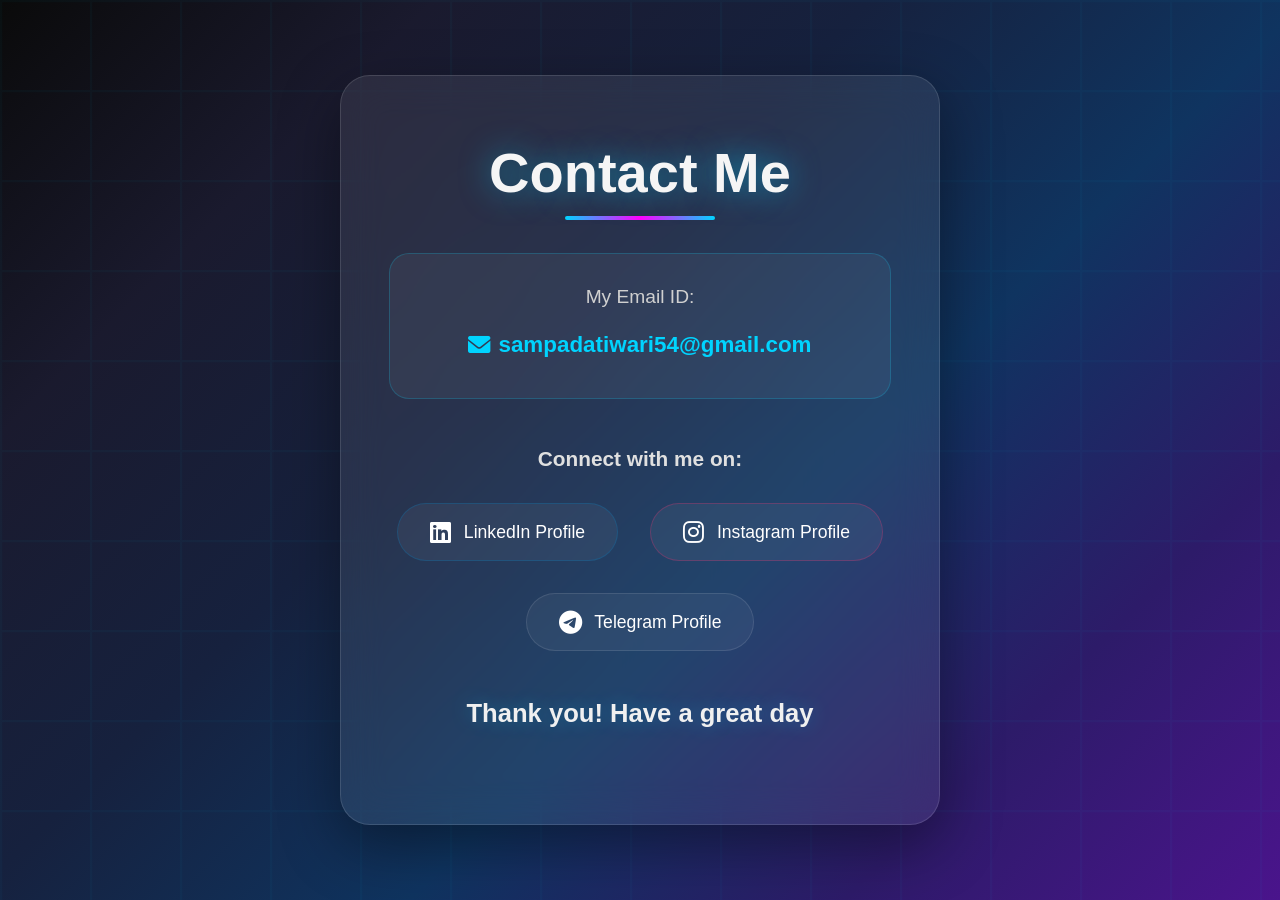
<file: contactme.html>
<!DOCTYPE html>
<html lang="en">
<head>
    <meta charset="UTF-8">
    <meta name="viewport" content="width=device-width, initial-scale=1.0">
    <title>Contact Me - Sampada Tiwari</title>
    <link href="https://cdnjs.cloudflare.com/ajax/libs/font-awesome/6.0.0/css/all.min.css" rel="stylesheet">
    
    <style>
        * {
            margin: 0;
            padding: 0;
            box-sizing: border-box;
        }

        body {
            font-family: 'Segoe UI', Tahoma, Geneva, Verdana, sans-serif;
            background: linear-gradient(135deg, #0a0a0a 0%, #1a1a2e 20%, #16213e 40%, #0f3460 60%, #2d1b69 80%, #4a148c 100%);
            color: #ffffff;
            min-height: 100vh;
            display: flex;
            flex-direction: column;
            justify-content: center;
            align-items: center;
            padding: 2rem 1rem;
            position: relative;
            overflow-x: hidden;
        }

        /* Animated background particles */
        body::before {
            content: '';
            position: fixed;
            top: 0;
            left: 0;
            width: 100%;
            height: 100%;
            background: url('data:image/svg+xml,<svg xmlns="http://www.w3.org/2000/svg" viewBox="0 0 100 100"><defs><pattern id="grid" width="10" height="10" patternUnits="userSpaceOnUse"><path d="M 10 0 L 0 0 0 10" fill="none" stroke="rgba(0,212,255,0.1)" stroke-width="0.5"/></pattern></defs><rect width="100" height="100" fill="url(%23grid)"/></svg>');
            opacity: 0.3;
            z-index: -1;
        }

        .container {
            max-width: 600px;
            width: 100%;
            background: rgba(255, 255, 255, 0.08);
            backdrop-filter: blur(20px);
            border: 1px solid rgba(255, 255, 255, 0.12);
            border-radius: 30px;
            padding: 4rem 3rem;
            box-shadow: 0 20px 60px rgba(0, 0, 0, 0.4);
            text-align: center;
            position: relative;
            overflow: hidden;
            animation: fadeInUp 1s ease-out;
        }

        .container::before {
            content: '';
            position: absolute;
            top: 0;
            left: -100%;
            width: 100%;
            height: 100%;
            background: linear-gradient(90deg, transparent, rgba(0, 212, 255, 0.1), transparent);
            animation: shimmer 3s ease-in-out infinite;
        }

        @keyframes shimmer {
            0% { left: -100%; }
            50% { left: 100%; }
            100% { left: 100%; }
        }

        @keyframes fadeInUp {
            from {
                opacity: 0;
                transform: translateY(50px);
            }
            to {
                opacity: 1;
                transform: translateY(0);
            }
        }

        .main-heading {
            font-size: 3.5rem;
            font-weight: 800;
            color: #f5f5f5;
            margin-bottom: 3rem;
            text-shadow: 0 0 30px rgba(0, 212, 255, 0.5);
            position: relative;
            z-index: 1;
            animation: glow 2s ease-in-out infinite alternate;
        }

        @keyframes glow {
            from {
                text-shadow: 0 0 30px rgba(0, 212, 255, 0.5);
            }
            to {
                text-shadow: 0 0 40px rgba(255, 0, 255, 0.6);
            }
        }

        .main-heading::after {
            content: '';
            position: absolute;
            bottom: -15px;
            left: 50%;
            width: 150px;
            height: 4px;
            background: linear-gradient(90deg, #00d4ff, #ff00ff, #00d4ff);
            transform: translateX(-50%);
            border-radius: 2px;
            animation: pulse 2s ease-in-out infinite;
        }

        @keyframes pulse {
            0%, 100% { opacity: 0.7; }
            50% { opacity: 1; }
        }

        .contact-info {
            margin: 3rem 0;
            position: relative;
            z-index: 1;
        }

        .email-section {
            margin-bottom: 3rem;
            padding: 2rem;
            background: rgba(255, 255, 255, 0.05);
            border-radius: 20px;
            border: 1px solid rgba(0, 212, 255, 0.2);
            transition: all 0.3s ease;
        }

        .email-section:hover {
            background: rgba(255, 255, 255, 0.08);
            border-color: rgba(0, 212, 255, 0.4);
            transform: translateY(-5px);
            box-shadow: 0 10px 30px rgba(0, 212, 255, 0.2);
        }

        .email-label {
            font-size: 1.2rem;
            color: #d0d0d0;
            margin-bottom: 1rem;
            font-weight: 500;
        }

        .email-address {
            font-size: 1.4rem;
            color: #00d4ff;
            font-weight: 600;
            text-decoration: none;
            display: inline-flex;
            align-items: center;
            gap: 0.5rem;
            transition: all 0.3s ease;
            padding: 0.5rem 1rem;
            border-radius: 10px;
        }

        .email-address:hover {
            color: #ffffff;
            background: rgba(0, 212, 255, 0.2);
            transform: scale(1.05);
        }

        .social-section {
            margin-bottom: 3rem;
        }

        .social-title {
            font-size: 1.3rem;
            color: #e0e0e0;
            margin-bottom: 2rem;
            font-weight: 600;
        }

        .social-links {
            display: flex;
            justify-content: center;
            gap: 2rem;
            flex-wrap: wrap;
        }

        .social-link {
            display: inline-flex;
            align-items: center;
            gap: 0.8rem;
            padding: 1rem 2rem;
            background: rgba(255, 255, 255, 0.05);
            border: 1px solid rgba(255, 255, 255, 0.1);
            border-radius: 50px;
            text-decoration: none;
            color: #ffffff;
            font-weight: 500;
            font-size: 1.1rem;
            transition: all 0.4s cubic-bezier(0.175, 0.885, 0.32, 1.275);
            position: relative;
            overflow: hidden;
        }

        .social-link::before {
            content: '';
            position: absolute;
            top: 0;
            left: -100%;
            width: 100%;
            height: 100%;
            background: linear-gradient(90deg, transparent, rgba(255, 255, 255, 0.1), transparent);
            transition: left 0.5s;
        }

        .social-link:hover::before {
            left: 100%;
        }

        .social-link.linkedin {
            border-color: rgba(0, 119, 181, 0.3);
        }

        .social-link.linkedin:hover {
            background: rgba(0, 119, 181, 0.2);
            border-color: #0077b5;
            transform: translateY(-5px) scale(1.05);
            box-shadow: 0 15px 40px rgba(0, 119, 181, 0.3);
        }

        .social-link.instagram {
            border-color: rgba(225, 48, 108, 0.3);
        }

        .social-link.instagram:hover {
            background: linear-gradient(45deg, rgba(225, 48, 108, 0.2), rgba(253, 29, 29, 0.2), rgba(245, 96, 64, 0.2));
            border-color: #e1306c;
            transform: translateY(-5px) scale(1.05);
            box-shadow: 0 15px 40px rgba(225, 48, 108, 0.3);
        }

        .social-icon {
            font-size: 1.5rem;
            transition: transform 0.3s ease;
        }

        .social-link:hover .social-icon {
            transform: rotate(10deg) scale(1.1);
        }

        .thank-you-message {
            font-size: 1.6rem;
            font-weight: 700;
            color: #f0f0f0;
            margin: 3rem 0 2rem 0;
            text-shadow: 0 0 20px rgba(0, 212, 255, 0.3);
            position: relative;
            z-index: 1;
            animation: bounce 2s ease-in-out infinite;
        }

        @keyframes bounce {
            0%, 20%, 50%, 80%, 100% {
                transform: translateY(0);
            }
            40% {
                transform: translateY(-10px);
            }
            60% {
                transform: translateY(-5px);
            }
        }

        .footer {
            position: fixed;
            bottom: 0;
            left: 0;
            right: 0;
            background: rgba(0, 0, 0, 0.8);
            backdrop-filter: blur(10px);
            border-top: 1px solid rgba(255, 255, 255, 0.1);
            padding: 1rem;
            text-align: center;
            font-size: 0.9rem;
            color: #d0d0d0;
            font-weight: 300;
        }

        .footer .heart {
            color: #ff4757;
            font-size: 1rem;
            animation: heartbeat 1.5s ease-in-out infinite;
        }

        @keyframes heartbeat {
            0%, 50%, 100% {
                transform: scale(1);
            }
            25%, 75% {
                transform: scale(1.1);
            }
        }

        /* Mobile Responsiveness */
        @media (max-width: 768px) {
            .container {
                padding: 3rem 2rem;
                margin: 1rem;
            }

            .main-heading {
                font-size: 2.8rem;
            }

            .social-links {
                flex-direction: column;
                align-items: center;
                gap: 1.5rem;
            }

            .social-link {
                width: 100%;
                max-width: 280px;
                justify-content: center;
            }

            .email-address {
                font-size: 1.2rem;
            }

            .thank-you-message {
                font-size: 1.4rem;
            }
        }

        @media (max-width: 480px) {
            body {
                padding: 1rem 0.5rem;
            }

            .container {
                padding: 2.5rem 1.5rem;
                border-radius: 20px;
            }

            .main-heading {
                font-size: 2.2rem;
                margin-bottom: 2.5rem;
            }

            .email-section {
                padding: 1.5rem;
            }

            .email-address {
                font-size: 1.1rem;
                flex-direction: column;
                gap: 0.3rem;
            }

            .social-link {
                padding: 0.8rem 1.5rem;
                font-size: 1rem;
            }

            .social-icon {
                font-size: 1.3rem;
            }

            .thank-you-message {
                font-size: 1.2rem;
                margin: 2rem 0 1.5rem 0;
            }

            .footer {
                font-size: 0.8rem;
                padding: 0.8rem;
            }
        }

        /* Accessibility improvements */
        @media (prefers-reduced-motion: reduce) {
            * {
                animation-duration: 0.01ms !important;
                animation-iteration-count: 1 !important;
                transition-duration: 0.01ms !important;
            }
        }

        /* Focus styles for accessibility */
        .email-address:focus,
        .social-link:focus {
            outline: 2px solid #00d4ff;
            outline-offset: 2px;
        }
    </style>
</head>
<body>
    <div class="container">
        <h1 class="main-heading">Contact Me</h1>
        
        <div class="contact-info">
            <div class="email-section">
                <div class="email-label">My Email ID:</div>
                <a href="mailto:sampadatiwari54@gmail.com" class="email-address">
                    <i class="fas fa-envelope"></i>
                    sampadatiwari54@gmail.com
                </a>
            </div>

            <div class="social-section">
                <div class="social-title">Connect with me on:</div>
                <div class="social-links">
                    <a href="https://www.linkedin.com/in/sampada-tiwari-217123257" target="_blank" rel="noopener noreferrer" class="social-link linkedin">
                        <i class="fab fa-linkedin social-icon"></i>
                        LinkedIn Profile
                    </a>
                    <a href="https://www.instagram.com/sampadatiwari29?igsh=MXF5ZDVzMWwyemIyag==" target="_blank" rel="noopener noreferrer" class="social-link instagram">
                        <i class="fab fa-instagram social-icon"></i>
                        Instagram Profile
                    </a>
                    <a href="t.me/Sampadatiwari" target="_blank" rel="noopener noreferrer" class="social-link telegram">
                        <i class="fab fa-telegram-plane social-icon"></i>
                          Telegram Profile
                    </a>

                </div>
            </div>
        </div>

        <div class="thank-you-message">
            Thank you! Have a great day
        </div>
    </div>

    <script>
        // Add smooth entrance animation
        document.addEventListener('DOMContentLoaded', function() {
            const container = document.querySelector('.container');
            container.style.opacity = '0';
            container.style.transform = 'translateY(50px)';
            
            setTimeout(() => {
                container.style.transition = 'all 1s cubic-bezier(0.175, 0.885, 0.32, 1.275)';
                container.style.opacity = '1';
                container.style.transform = 'translateY(0)';
            }, 100);
        });

        // Add click animation for email
        document.querySelector('.email-address').addEventListener('click', function(e) {
            this.style.transform = 'scale(0.95)';
            setTimeout(() => {
                this.style.transform = 'scale(1.05)';
                setTimeout(() => {
                    this.style.transform = 'scale(1)';
                }, 150);
            }, 100);
        });

        // Add click animation for social links
        document.querySelectorAll('.social-link').forEach(link => {
            link.addEventListener('click', function(e) {
                this.style.transform = 'translateY(-5px) scale(0.95)';
                setTimeout(() => {
                    this.style.transform = 'translateY(-5px) scale(1.05)';
                    setTimeout(() => {
                        this.style.transform = 'translateY(-5px) scale(1.05)';
                    }, 150);
                }, 100);
            });
        });

        // Add floating particles effect
        function createParticle() {
            const particle = document.createElement('div');
            particle.style.position = 'fixed';
            particle.style.width = Math.random() * 4 + 2 + 'px';
            particle.style.height = particle.style.width;
            particle.style.background = `rgba(0, 212, 255, ${Math.random() * 0.5 + 0.2})`;
            particle.style.borderRadius = '50%';
            particle.style.pointerEvents = 'none';
            particle.style.zIndex = '0';
            particle.style.left = Math.random() * window.innerWidth + 'px';
            particle.style.top = window.innerHeight + 'px';
            
            document.body.appendChild(particle);
            
            const animation = particle.animate([
                { 
                    transform: 'translateY(0px) translateX(0px)', 
                    opacity: 1 
                },
                { 
                    transform: `translateY(-${window.innerHeight + 100}px) translateX(${Math.random() * 200 - 100}px)`, 
                    opacity: 0 
                }
            ], {
                duration: Math.random() * 4000 + 3000,
                easing: 'linear'
            });
            
            animation.onfinish = () => particle.remove();
        }

        // Create particles periodically
        setInterval(createParticle, 500);

        // Add mouse move effect for container
        document.addEventListener('mousemove', function(e) {
            const container = document.querySelector('.container');
            const rect = container.getBoundingClientRect();
            const x = e.clientX - rect.left - rect.width / 2;
            const y = e.clientY - rect.top - rect.height / 2;
            
            const moveX = x * 0.01;
            const moveY = y * 0.01;
            
            container.style.transform = `translate(${moveX}px, ${moveY}px)`;
        });

        // Reset container position when mouse leaves
        document.addEventListener('mouseleave', function() {
            const container = document.querySelector('.container');
            container.style.transform = 'translate(0, 0)';
        });

        // Add keyboard navigation support
        document.addEventListener('keydown', function(e) {
            if (e.key === 'Tab') {
                document.body.classList.add('keyboard-navigation');
            }
        });

        document.addEventListener('mousedown', function() {
            document.body.classList.remove('keyboard-navigation');
        });

        // Copy email to clipboard functionality
        document.querySelector('.email-address').addEventListener('click', function(e) {
            e.preventDefault();
            
            // Copy email to clipboard
            navigator.clipboard.writeText('sampadatiwari54@gmail.com').then(function() {
                // Show temporary notification
                const notification = document.createElement('div');
                notification.textContent = 'Email copied to clipboard!';
                notification.style.position = 'fixed';
                notification.style.top = '20px';
                notification.style.right = '20px';
                notification.style.background = 'rgba(0, 212, 255, 0.9)';
                notification.style.color = '#000';
                notification.style.padding = '1rem 2rem';
                notification.style.borderRadius = '10px';
                notification.style.zIndex = '9999';
                notification.style.fontWeight = '600';
                notification.style.animation = 'fadeInUp 0.3s ease';
                
                document.body.appendChild(notification);
                
                setTimeout(() => {
                    notification.style.animation = 'fadeOut 0.3s ease forwards';
                    setTimeout(() => notification.remove(), 300);
                }, 2000);
            }).catch(function() {
                // Fallback: open email client
                window.location.href = 'mailto:sampadatiwari54@gmail.com';
            });
        });

        // Add CSS for notification animations
        const style = document.createElement('style');
        style.textContent = `
            @keyframes fadeOut {
                to {
                    opacity: 0;
                    transform: translateY(-20px);
                }
            }
        `;
        document.head.appendChild(style);
    </script>
</body>
</html>
</file>
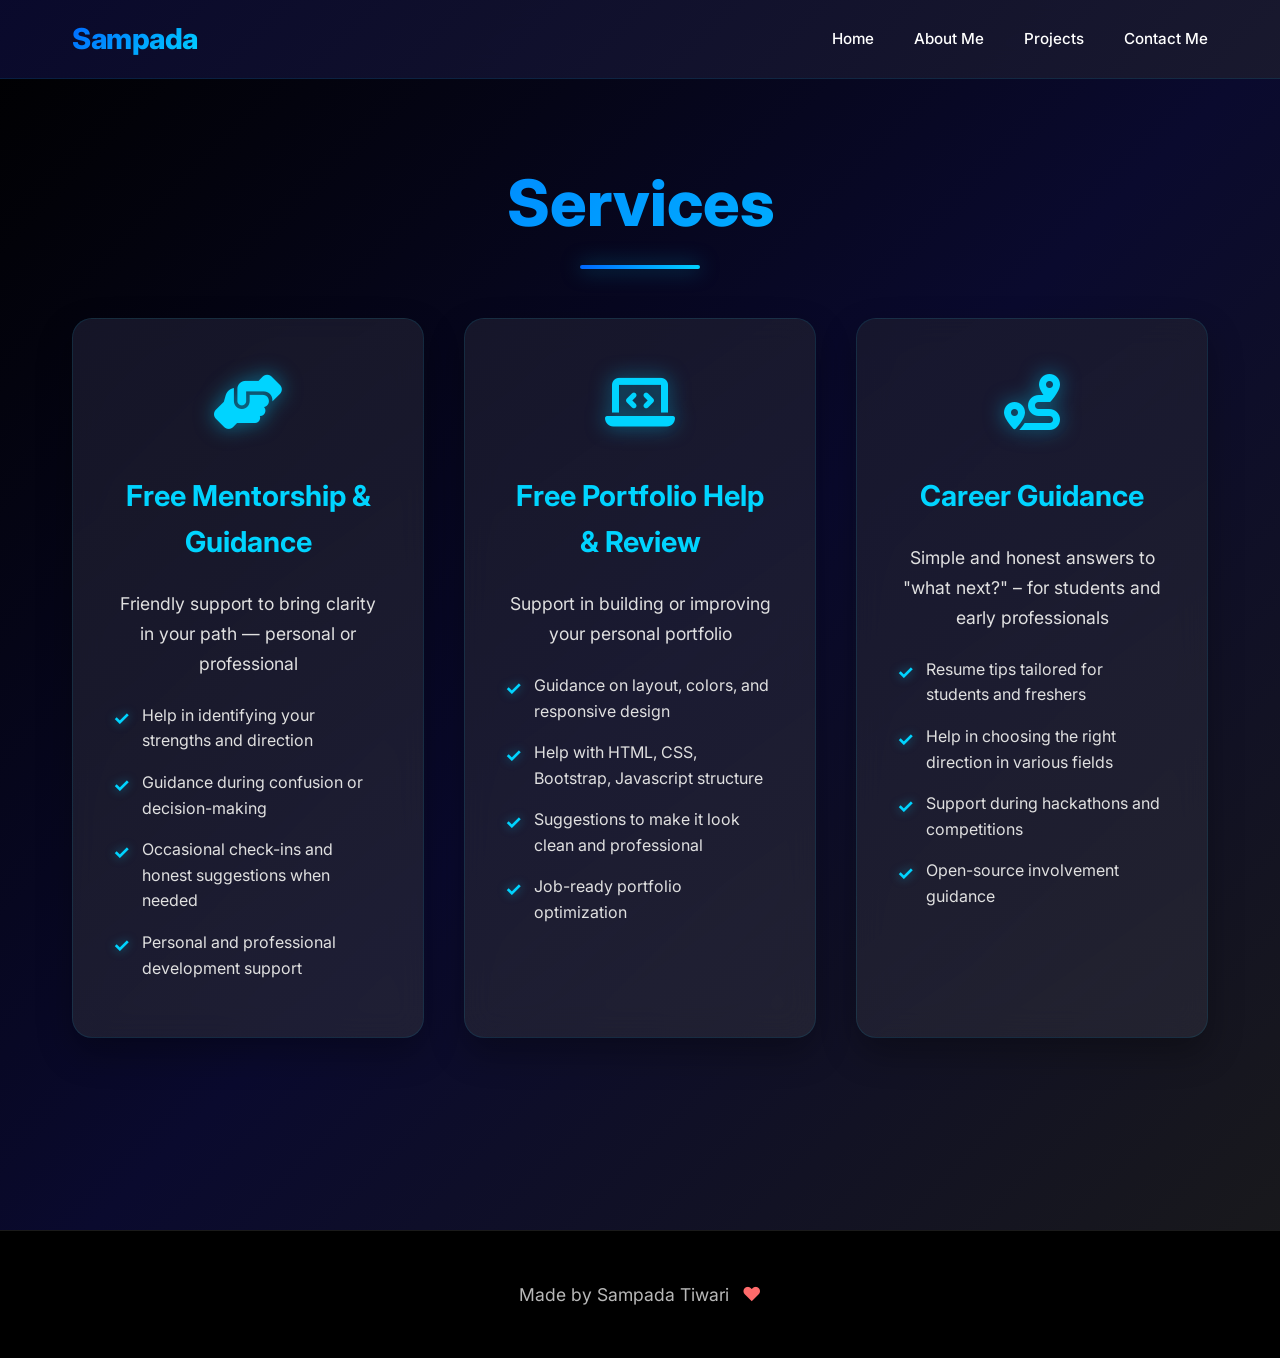
<file: services.html>
<!DOCTYPE html>
<html lang="en">
<head>
    <meta charset="UTF-8">
    <meta name="viewport" content="width=device-width, initial-scale=1.0">
    <title>Sampada Tiwari - Services</title>
    <link href="https://fonts.googleapis.com/css2?family=Inter:wght@300;400;500;600;700;800&display=swap" rel="stylesheet">
    <link rel="stylesheet" href="https://cdnjs.cloudflare.com/ajax/libs/font-awesome/6.4.0/css/all.min.css">
    <style>
        * {
            margin: 0;
            padding: 0;
            box-sizing: border-box;
        }

        :root {
            --primary-black: #000000;
            --deep-gray: #1a1a1a;
            --dark-blue: #0a0a2e;
            --neon-blue: #0066ff;
            --accent-aqua: #00d4ff;
            --magenta: #ff00ff;
            --text-white: #ffffff;
            --text-gray: #b8b8b8;
            --text-light-gray: #e0e0e0;
            --gradient-primary: linear-gradient(135deg, #0066ff, #00d4ff);
            --gradient-secondary: linear-gradient(135deg, #1a1a1a, #2d2d3a);
            --gradient-accent: linear-gradient(135deg, #00d4ff, #ff00ff);
            --gradient-navbar: linear-gradient(135deg, rgba(10, 10, 46, 0.95), rgba(26, 26, 46, 0.95));
            --card-gradient: linear-gradient(145deg, rgba(26, 26, 46, 0.8), rgba(45, 45, 58, 0.6));
        }

        body {
            font-family: 'Inter', sans-serif;
            background: linear-gradient(135deg, #000000 0%, #0a0a2e 50%, #1a1a1a 100%);
            color: var(--text-white);
            line-height: 1.6;
            overflow-x: hidden;
            min-height: 100vh;
        }

        html {
            scroll-behavior: smooth;
        }

        /* Fixed Navbar */
        .navbar {
            position: fixed;
            top: 0;
            width: 100%;
            background: var(--gradient-navbar);
            backdrop-filter: blur(15px);
            border-bottom: 1px solid rgba(0, 212, 255, 0.1);
            z-index: 1000;
            padding: 1rem 0;
            transition: all 0.3s ease;
        }

        .navbar.scrolled {
            background: linear-gradient(135deg, rgba(10, 10, 46, 0.98), rgba(26, 26, 46, 0.98));
            box-shadow: 0 2px 20px rgba(0, 102, 255, 0.15);
        }

        .nav-container {
            max-width: 1200px;
            margin: 0 auto;
            display: flex;
            justify-content: space-between;
            align-items: center;
            padding: 0 2rem;
        }

        .logo {
            font-size: 1.8rem;
            font-weight: 800;
            background: var(--gradient-primary);
            -webkit-background-clip: text;
            -webkit-text-fill-color: transparent;
            background-clip: text;
            letter-spacing: -0.5px;
        }

        .nav-menu {
            display: flex;
            list-style: none;
            gap: 2.5rem;
        }

        .nav-link {
            color: var(--text-white);
            text-decoration: none;
            font-weight: 500;
            font-size: 0.95rem;
            position: relative;
            transition: all 0.3s ease;
            padding: 0.5rem 0;
        }

        .nav-link:hover {
            color: var(--accent-aqua);
            text-shadow: 0 0 15px rgba(0, 212, 255, 0.6);
        }

        .nav-link::after {
            content: '';
            position: absolute;
            bottom: 0;
            left: 50%;
            width: 0;
            height: 2px;
            background: var(--gradient-primary);
            transition: all 0.3s ease;
            transform: translateX(-50%);
            border-radius: 2px;
        }

        .nav-link:hover::after,
        .nav-link.active::after {
            width: 100%;
        }

        .hamburger {
            display: none;
            flex-direction: column;
            cursor: pointer;
            padding: 0.5rem;
        }

        .hamburger span {
            width: 25px;
            height: 3px;
            background: var(--text-white);
            margin: 3px 0;
            transition: all 0.3s ease;
            border-radius: 2px;
        }

        .hamburger.active span:nth-child(1) {
            transform: rotate(-45deg) translate(-5px, 6px);
        }

        .hamburger.active span:nth-child(2) {
            opacity: 0;
        }

        .hamburger.active span:nth-child(3) {
            transform: rotate(45deg) translate(-5px, -6px);
        }

        /* Main Content */
        .main-content {
            padding-top: 120px;
            min-height: 100vh;
        }

        .container {
            max-width: 1200px;
            margin: 0 auto;
            padding: 2rem;
        }

        /* Page Heading */
        .page-title {
            text-align: center;
            font-size: 4rem;
            font-weight: 800;
            margin-bottom: 4rem;
            background: var(--gradient-primary);
            -webkit-background-clip: text;
            -webkit-text-fill-color: transparent;
            background-clip: text;
            position: relative;
            opacity: 0;
            animation: fadeInUp 1s ease 0.3s forwards;
        }

        .page-title::after {
            content: '';
            position: absolute;
            bottom: -15px;
            left: 50%;
            transform: translateX(-50%);
            width: 120px;
            height: 4px;
            background: var(--gradient-primary);
            border-radius: 2px;
            box-shadow: 0 0 20px rgba(0, 212, 255, 0.5);
        }

        /* Services Section */
        .services-section {
            margin-bottom: 6rem;
        }

        .services-grid {
            display: grid;
            grid-template-columns: repeat(auto-fit, minmax(350px, 1fr));
            gap: 2.5rem;
            margin-top: 3rem;
        }

        .service-card {
            background: var(--card-gradient);
            backdrop-filter: blur(15px);
            border: 1px solid rgba(0, 212, 255, 0.1);
            border-radius: 20px;
            padding: 2.5rem;
            box-shadow: 0 15px 35px rgba(0, 0, 0, 0.3);
            transition: all 0.4s ease;
            opacity: 0;
            transform: translateY(30px);
            position: relative;
            overflow: hidden;
        }

        .service-card::before {
            content: '';
            position: absolute;
            top: 0;
            left: -100%;
            width: 100%;
            height: 100%;
            background: linear-gradient(90deg, transparent, rgba(0, 212, 255, 0.1), transparent);
            transition: left 0.6s ease;
        }

        .service-card:hover::before {
            left: 100%;
        }

        .service-card:hover {
            transform: translateY(-15px) scale(1.02);
            box-shadow: 0 25px 50px rgba(0, 212, 255, 0.25);
            border-color: rgba(0, 212, 255, 0.4);
        }

        .service-card.visible {
            opacity: 1;
            transform: translateY(0);
        }

        .service-card:hover.visible {
            transform: translateY(-15px) scale(1.02);
        }

        .service-icon {
            font-size: 3.5rem;
            color: var(--accent-aqua);
            margin-bottom: 1.5rem;
            text-align: center;
            text-shadow: 0 0 20px rgba(0, 212, 255, 0.5);
        }

        .service-title {
            font-size: 1.8rem;
            font-weight: 700;
            color: var(--accent-aqua);
            margin-bottom: 1.5rem;
            text-align: center;
        }

        .service-description {
            color: var(--text-light-gray);
            font-size: 1.1rem;
            line-height: 1.7;
            text-align: center;
            margin-bottom: 1.5rem;
        }

        .service-features {
            list-style: none;
            margin-top: 1.5rem;
        }

        .service-features li {
            color: var(--text-light-gray);
            margin-bottom: 1rem;
            padding-left: 1.8rem;
            position: relative;
            font-size: 1rem;
            line-height: 1.6;
        }

        .service-features li::before {
            content: '✓';
            position: absolute;
            left: 0;
            color: var(--accent-aqua);
            font-weight: bold;
            font-size: 1.2rem;
            text-shadow: 0 0 10px rgba(0, 212, 255, 0.5);
        }
        /* Footer */
        .footer {
            background: var(--primary-black);
            padding: 3rem 2rem;
            text-align: center;
            border-top: 1px solid rgba(255, 255, 255, 0.1);
            margin-top: 4rem;
        }

        .footer p {
            color: var(--text-gray);
            font-size: 1.1rem;
            font-weight: 400;
        }

        .heart {
            color: #ff6b6b;
            animation: heartbeat 1.8s ease-in-out infinite;
            margin-left: 8px;
            font-size: 1.2rem;
        }

        /* Animations */
        @keyframes fadeInUp {
            from {
                opacity: 0;
                transform: translateY(30px);
            }
            to {
                opacity: 1;
                transform: translateY(0);
            }
        }

        @keyframes heartbeat {
            0%, 100% {
                transform: scale(1);
            }
            50% {
                transform: scale(1.2);
            }
        }

        /* Responsive Design */

        @media (max-width: 768px) {
            .hamburger {
                display: flex;
            }

            .nav-menu {
                position: fixed;
                left: -100%;
                top: 80px;
                flex-direction: column;
                background: var(--gradient-navbar);
                backdrop-filter: blur(20px);
                width: 100%;
                text-align: center;
                transition: all 0.3s ease;
                padding: 2rem 0;
                border-top: 1px solid rgba(0, 212, 255, 0.2);
            }

            .nav-menu.active {
                left: 0;
            }

            .nav-menu li {
                margin: 1.5rem 0;
            }

            .container {
                padding: 1rem;
            }

            .page-title {
                font-size: 2.8rem;
                margin-bottom: 3rem;
            }

            .services-grid {
                grid-template-columns: 1fr;
                gap: 2rem;
            }

            .service-card {
                padding: 2rem;
            }

            .service-title {
                font-size: 1.6rem;
            }

            .service-description {
                font-size: 1rem;
            }

            .section-title {
                font-size: 2.4rem;
            }
        }

        @media (max-width: 480px) {
            .nav-container {
                padding: 0 1rem;
            }

            .page-title {
                font-size: 2.2rem;
            }

            .service-card {
                padding: 1.5rem;
            }

            .service-icon {
                font-size: 2.8rem;
            }

            .service-title {
                font-size: 1.4rem;
            }

            .service-description {
                font-size: 0.95rem;
            }

            .section-title {
                font-size: 2rem;
            }

            .reviews-grid {
                grid-template-columns: 1fr;
                gap: 1rem;
            }

            .review-image {
                width: 100%;
                max-width: 300px;
                height: 200px;
            }
        }

        /* Custom scrollbar */
        ::-webkit-scrollbar {
            width: 8px;
        }

        ::-webkit-scrollbar-track {
            background: var(--deep-gray);
        }

        ::-webkit-scrollbar-thumb {
            background: var(--accent-aqua);
            border-radius: 4px;
        }

        ::-webkit-scrollbar-thumb:hover {
            background: var(--neon-blue);
        }
    </style>
</head>
<body>
    <!-- Fixed Navbar -->
    <nav class="navbar" id="navbar">
        <div class="nav-container">
            <div class="logo">Sampada</div>
            <ul class="nav-menu" id="nav-menu">
                <li><a href="index.html" class="nav-link">Home</a></li>
                <li><a href="about.html" class="nav-link">About Me</a></li>
                <li><a href="project.html" class="nav-link">Projects</a></li>
                <li><a href="contactme.html" class="nav-link">Contact Me</a></li>
            </ul>
            <div class="hamburger" id="hamburger">
                <span></span>
                <span></span>
                <span></span>
            </div>
        </div>
    </nav>

    <!-- Main Content -->
    <main class="main-content">
        <div class="container">
            <!-- Page Heading -->
            <h1 class="page-title">Services</h1>

            <!-- Services Section -->
            <section class="services-section">
                <div class="services-grid">
                    
                    <!-- Service Card 1 -->
                    <div class="service-card">
                        <div class="service-icon">
                            <i class="fas fa-hands-helping"></i>
                        </div>
                        <h3 class="service-title">Free Mentorship & Guidance</h3>
                        <p class="service-description">Friendly support to bring clarity in your path — personal or professional</p>
                        <ul class="service-features">
                            <li>Help in identifying your strengths and direction</li>
                            <li>Guidance during confusion or decision-making</li>
                            <li>Occasional check-ins and honest suggestions when needed</li>
                            <li>Personal and professional development support</li>
                        </ul>
                    </div>

                    <!-- Service Card 2 -->
                    <div class="service-card">
                        <div class="service-icon">
                            <i class="fas fa-laptop-code"></i>
                        </div>
                        <h3 class="service-title">Free Portfolio Help & Review</h3>
                        <p class="service-description">Support in building or improving your personal portfolio</p>
                        <ul class="service-features">
                            <li>Guidance on layout, colors, and responsive design</li>
                            <li>Help with HTML, CSS, Bootstrap, Javascript structure</li>
                            <li>Suggestions to make it look clean and professional</li>
                            <li>Job-ready portfolio optimization</li>
                        </ul>
                    </div>

                    <!-- Service Card 3 -->
                    <div class="service-card">
                        <div class="service-icon">
                            <i class="fas fa-route"></i>
                        </div>
                        <h3 class="service-title">Career Guidance</h3>
                        <p class="service-description">Simple and honest answers to "what next?" – for students and early professionals</p>
                        <ul class="service-features">
                            <li>Resume tips tailored for students and freshers</li>
                            <li>Help in choosing the right direction in various fields</li>
                            <li>Support during hackathons and competitions</li>
                            <li>Open-source involvement guidance</li>
                        </ul>
                    </div>

                </div>
            </section>
        </div>
    </main>

    <!-- Footer -->
    <footer class="footer">
        <p>Made by Sampada Tiwari <span class="heart">❤️</span></p>
    </footer>

    <script>
        // Mobile hamburger menu toggle
        const hamburger = document.getElementById('hamburger');
        const navMenu = document.getElementById('nav-menu');
        
        hamburger.addEventListener('click', () => {
            hamburger.classList.toggle('active');
            navMenu.classList.toggle('active');
        });

        // Close mobile menu when clicking on a link
        document.querySelectorAll('.nav-link').forEach(link => {
            link.addEventListener('click', () => {
                hamburger.classList.remove('active');
                navMenu.classList.remove('active');
            });
        });

        // Smooth scrolling for navigation links
        document.querySelectorAll('a[href^="#"]').forEach(anchor => {
            anchor.addEventListener('click', function (e) {
                e.preventDefault();
                const target = document.querySelector(this.getAttribute('href'));
                if (target) {
                    const offsetTop = target.offsetTop - 100;
                    window.scrollTo({
                        top: offsetTop,
                        behavior: 'smooth'
                    });
                }
            });
        });

        // Navbar scroll effects and active link highlighting
        window.addEventListener('scroll', () => {
            const navbar = document.getElementById('navbar');
            const sections = document.querySelectorAll('section, main');
            const navLinks = document.querySelectorAll('.nav-link');
            
            // Add scrolled class to navbar
            if (window.scrollY > 100) {
                navbar.classList.add('scrolled');
            } else {
                navbar.classList.remove('scrolled');
            }
            
            // Highlight active section
            let current = '';
            sections.forEach(section => {
                const sectionTop = section.offsetTop - 150;
                const sectionHeight = section.clientHeight;
                if (scrollY >= sectionTop && scrollY < sectionTop + sectionHeight) {
                    current = section.getAttribute('id') || 'home';
                }
            });

            navLinks.forEach(link => {
                link.classList.remove('active');
                if (link.getAttribute('href').slice(1) === current) {
                    link.classList.add('active');
                }
            });
        });

        // Scroll reveal animations
        const observerOptions = {
            threshold: 0.1,
            rootMargin: '0px 0px -50px 0px'
        };

        const observer = new IntersectionObserver((entries) => {
            entries.forEach((entry, index) => {
                if (entry.isIntersecting) {
                    setTimeout(() => {
                        entry.target.classList.add('visible');
                    }, index * 200);
                }
            });
        }, observerOptions);

        // Observe service cards and review images
        document.querySelectorAll('.service-card, .review-image').forEach(element => {
            observer.observe(element);
        });

        // Close mobile menu when clicking outside
        document.addEventListener('click', (e) => {
            if (!hamburger.contains(e.target) && !navMenu.contains(e.target)) {
                hamburger.classList.remove('active');
                navMenu.classList.remove('active');
            }
        });

        // Keyboard navigation support
        document.addEventListener('keydown', (e) => {
            if (e.key === 'Escape' && navMenu.classList.contains('active')) {
                hamburger.classList.remove('active');
                navMenu.classList.remove('active');
            }
        });

        // Enhanced service card interactions
        document.querySelectorAll('.service-card').forEach(card => {
            card.addEventListener('mouseenter', () => {
                if (card.classList.contains('visible')) {
                    card.style.transform = 'translateY(-15px) scale(1.02)';
                }
            });
            
            card.addEventListener('mouseleave', () => {
                if (card.classList.contains('visible')) {
                    card.style.transform = 'translateY(0) scale(1)';
                }
            });
        });

        // Smooth page load
        window.addEventListener('load', () => {
            document.body.style.opacity = '1';
        });

        // Initialize page with smooth entrance
        document.body.style.opacity = '0';
        document.body.style.transition = 'opacity 0.5s ease-in-out';
    </script>
</body>
</html>
</file>
